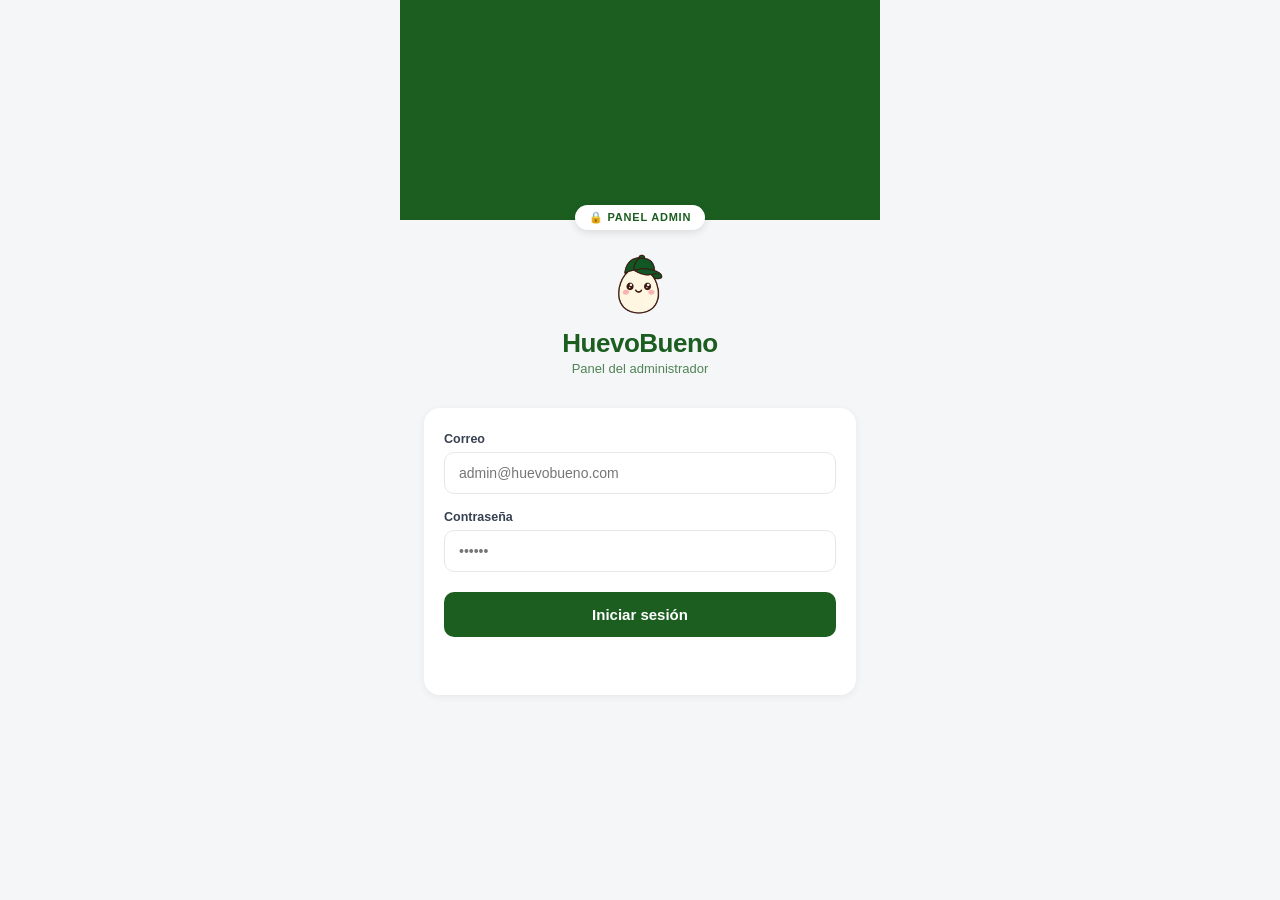
<file: admin/index.html>
<!DOCTYPE html>
<html lang="es">
<head>
  <meta charset="UTF-8">
  <meta name="viewport" content="width=device-width, initial-scale=1.0, maximum-scale=1.0, user-scalable=no">
  <meta name="theme-color" content="#1B5E20">
  <meta name="apple-mobile-web-app-capable" content="yes">
  <meta name="apple-mobile-web-app-status-bar-style" content="default">
  <meta name="apple-mobile-web-app-title" content="Admin">
  <title>HuevoBueno · Admin</title>

  <link rel="icon" type="image/png" sizes="32x32" href="img/favicon-32x32.png">
  <link rel="icon" type="image/png" sizes="16x16" href="img/favicon-16x16.png">
  <link rel="apple-touch-icon" sizes="180x180" href="img/apple-touch-icon.png">
  <link rel="manifest" href="site.webmanifest">

  <link rel="stylesheet" href="css/estilos.css">
</head>
<body class="modo-admin">

  <!-- LOGIN -->
  <main id="pantalla-login" class="pantalla-login">
    <div class="login-badge">🔒 Panel Admin</div>
    <div class="login-logo">
      <img src="img/logo.png" alt="HuevoBueno">
    </div>
    <h1 class="login-titulo">HuevoBueno</h1>
    <p class="login-subtitulo">Panel del administrador</p>

    <form id="form-login" class="login-form">
      <label class="campo">
        <span>Correo</span>
        <input type="email" id="input-correo" required autocomplete="email" placeholder="admin@huevobueno.com">
      </label>
      <label class="campo">
        <span>Contraseña</span>
        <input type="password" id="input-password" required autocomplete="current-password" placeholder="••••••">
      </label>
      <button type="submit" id="btn-ingresar" class="btn-primario">Iniciar sesión</button>
      <p id="mensaje-error" class="login-error"></p>
    </form>
  </main>

  <!-- APP -->
  <div id="app-principal" class="app-principal hidden">

    <!-- HEADER -->
    <header class="header">
      <div class="header-izq">
        <div class="logo-huevo">
          <img src="img/logo.png" alt="HuevoBueno">
        </div>
        <div class="header-textos">
          <h1 id="header-titulo">Dashboard</h1>
          <p id="header-subtitulo">Resumen de tu negocio</p>
        </div>
      </div>
      <div class="header-acciones">
        <button id="btn-refrescar" class="btn-con-texto" aria-label="Actualizar">
          <svg viewBox="0 0 24 24" fill="none" stroke="currentColor" stroke-width="2.2" stroke-linecap="round" stroke-linejoin="round">
            <polyline points="23 4 23 10 17 10"/>
            <path d="M20.49 15a9 9 0 1 1-2.12-9.36L23 10"/>
          </svg>
          <span>Actualizar</span>
        </button>
        <div class="menu-wrapper">
          <button id="btn-menu" class="btn-icono btn-verde" aria-label="Menú">
            <svg viewBox="0 0 24 24" fill="none" stroke="currentColor" stroke-width="2.2" stroke-linecap="round" stroke-linejoin="round">
              <line x1="3" y1="6" x2="21" y2="6"/>
              <line x1="3" y1="12" x2="21" y2="12"/>
              <line x1="3" y1="18" x2="21" y2="18"/>
            </svg>
          </button>
          <div id="menu-dropdown" class="menu-dropdown hidden">
            <button class="menu-item" data-menu="compras-emprendedor">
              <svg viewBox="0 0 24 24" fill="none" stroke="currentColor" stroke-width="2" stroke-linecap="round" stroke-linejoin="round">
                <circle cx="9" cy="21" r="1"/><circle cx="20" cy="21" r="1"/>
                <path d="M1 1h4l2.68 13.39a2 2 0 0 0 2 1.61h9.72a2 2 0 0 0 2-1.61L23 6H6"/>
              </svg>
              <span>Compras emprendedor</span>
            </button>
            <button class="menu-item" data-menu="compras-granja">
              <svg viewBox="0 0 24 24" fill="none" stroke="currentColor" stroke-width="2" stroke-linecap="round" stroke-linejoin="round">
                <path d="M3 21h18"/>
                <path d="M5 21V7l8-4v18"/>
                <path d="M19 21V11l-6-4"/>
              </svg>
              <span>Compras a granja</span>
            </button>
            <button class="menu-item" data-menu="gastos">
              <svg viewBox="0 0 24 24" fill="none" stroke="currentColor" stroke-width="2" stroke-linecap="round" stroke-linejoin="round">
                <rect x="2" y="7" width="20" height="14" rx="2"/>
                <path d="M16 21V5a2 2 0 0 0-2-2h-4a2 2 0 0 0-2 2v16"/>
              </svg>
              <span>Gastos</span>
            </button>
            <button class="menu-item" data-menu="ganancias">
              <svg viewBox="0 0 24 24" fill="none" stroke="currentColor" stroke-width="2" stroke-linecap="round" stroke-linejoin="round">
                <line x1="12" y1="1" x2="12" y2="23"/>
                <path d="M17 5H9.5a3.5 3.5 0 0 0 0 7h5a3.5 3.5 0 0 1 0 7H6"/>
              </svg>
              <span>Ganancias</span>
            </button>
            <button class="menu-item" data-menu="rendimiento">
              <svg viewBox="0 0 24 24" fill="none" stroke="currentColor" stroke-width="2" stroke-linecap="round" stroke-linejoin="round">
                <line x1="18" y1="20" x2="18" y2="10"/>
                <line x1="12" y1="20" x2="12" y2="4"/>
                <line x1="6" y1="20" x2="6" y2="14"/>
              </svg>
              <span>Rendimiento</span>
            </button>
            <button class="menu-item" data-menu="historial">
              <svg viewBox="0 0 24 24" fill="none" stroke="currentColor" stroke-width="2" stroke-linecap="round" stroke-linejoin="round">
                <path d="M3 3v5h5"/>
                <path d="M3.05 13A9 9 0 1 0 6 5.3L3 8"/>
                <polyline points="12 7 12 12 15 15"/>
              </svg>
              <span>Historial de pedidos</span>
            </button>
            <button class="menu-item menu-item-peligro" data-menu="cerrar-sesion">
              <svg viewBox="0 0 24 24" fill="none" stroke="currentColor" stroke-width="2" stroke-linecap="round" stroke-linejoin="round">
                <path d="M9 21H5a2 2 0 0 1-2-2V5a2 2 0 0 1 2-2h4"/>
                <polyline points="16 17 21 12 16 7"/>
                <line x1="21" y1="12" x2="9" y2="12"/>
              </svg>
              <span>Cerrar sesión</span>
            </button>
          </div>
        </div>
      </div>
    </header>

    <!-- PANTALLA: DASHBOARD -->
    <section id="pantalla-dashboard" class="pantalla">
      <div class="contenido">
        <div class="chips" id="chips-dashboard">
          <button class="chip activo" data-periodo="hoy">Hoy</button>
          <button class="chip" data-periodo="semana">Esta semana</button>
          <button class="chip" data-periodo="mes">Este mes</button>
        </div>

        <div id="dashboard-contenido">
          <p class="cargando">Cargando...</p>
        </div>
      </div>
    </section>

    <!-- PANTALLA: REPARTIDORES -->
    <section id="pantalla-repartidores" class="pantalla hidden">
      <div class="contenido">
        <div id="repartidores-contenido">
          <p class="cargando">Cargando...</p>
        </div>
      </div>
    </section>

    <!-- PANTALLA: DETALLE EMPRENDEDOR -->
    <section id="pantalla-detalle-repartidor" class="pantalla hidden">
      <div class="contenido">
        <button class="btn-volver-config" id="btn-volver-detalle">← Volver</button>
        <div id="detalle-contenido">
          <p class="cargando">Cargando...</p>
        </div>
      </div>
    </section>

    <!-- PANTALLA: CONFIG -->
    <section id="pantalla-config" class="pantalla hidden">
      <div class="contenido">

        <div id="config-menu">
          <div class="config-opciones">
            <button class="config-opcion" data-config="nuevo-repartidor">
              <svg viewBox="0 0 24 24" fill="none" stroke="currentColor" stroke-width="2" stroke-linecap="round" stroke-linejoin="round">
                <circle cx="9" cy="8" r="3"/>
                <path d="M3 20c0-3 3-5 6-5s6 2 6 5"/>
                <line x1="19" y1="8" x2="19" y2="14"/>
                <line x1="16" y1="11" x2="22" y2="11"/>
              </svg>
              <div>
                <div class="config-opcion-titulo">Nuevo repartidor</div>
                <div class="config-opcion-sub">Registrar emprendedor y asignar colonias</div>
              </div>
            </button>

            <button class="config-opcion" data-config="ciudades">
              <svg viewBox="0 0 24 24" fill="none" stroke="currentColor" stroke-width="2" stroke-linecap="round" stroke-linejoin="round">
                <path d="M3 21h18"/>
                <path d="M5 21V7l8-4v18"/>
                <path d="M19 21V11l-6-4"/>
              </svg>
              <div>
                <div class="config-opcion-titulo">Ciudades registradas</div>
                <div class="config-opcion-sub">Colonias agrupadas por ciudad</div>
              </div>
            </button>
          </div>
        </div>

        <!-- Vista: Nuevo repartidor -->
        <div id="config-nuevo-repartidor" class="hidden">
          <button class="btn-volver-config" id="btn-volver-config-1">← Volver</button>

          <h3 class="config-titulo">Nuevo repartidor</h3>
          <p class="config-sub">Selecciona la ciudad, completa datos y elige colonias.</p>

          <form id="form-nuevo-repartidor" class="config-form">
            <label class="campo">
              <span>Ciudad *</span>
              <select id="rep-ciudad" required>
                <option value="">Cargando ciudades...</option>
              </select>
            </label>

            <div id="rep-campos-personales" class="hidden">
              <label class="campo">
                <span>Nombre completo *</span>
                <input type="text" id="rep-nombre" required placeholder="Ej. Juan Pérez">
              </label>

              <label class="campo">
                <span>Correo electrónico *</span>
                <input type="email" id="rep-correo" required placeholder="juan@correo.com">
              </label>

              <label class="campo">
                <span>Contraseña *</span>
                <input type="text" id="rep-password" required placeholder="Al menos 6 caracteres">
              </label>

              <label class="campo">
                <span>WhatsApp *</span>
                <input type="tel" id="rep-whatsapp" required placeholder="523325110628">
              </label>
            </div>

            <div id="rep-ciudad-libre" class="hidden">
              <label class="campo">
                <span>¿Cuál es tu ciudad? *</span>
                <input type="text" id="rep-ciudad-otro" placeholder="Ej. Tlaquepaque">
              </label>
            </div>

            <div id="rep-seccion-colonias" class="hidden">
              <div class="config-seccion-titulo">Colonias asignadas</div>
              <p class="config-seccion-sub" id="rep-colonias-sub">Selecciona las colonias.</p>

              <div id="lista-checkbox-colonias" class="lista-checkbox">
                <p class="vacio" style="padding:16px;text-align:center;font-size:12px;">Cargando colonias...</p>
              </div>

              <button type="button" id="btn-abrir-modal-colonia" class="btn-secundario-config">
                + Agregar colonia nueva
              </button>
            </div>

            <div id="rep-mensaje-sin-colonias" class="hidden">
              <div class="info-box">
                <div class="info-box-icono" id="rep-info-icono">📭</div>
                <p class="info-box-titulo" id="rep-info-titulo">Aún no repartimos en esta ciudad</p>
                <p class="info-box-texto" id="rep-info-texto">Registra los datos del interesado y le avisaremos cuando abramos ruta.</p>
              </div>

              <label class="campo">
                <span>¿Cuál es tu colonia? (opcional)</span>
                <input type="text" id="rep-colonia-espera" placeholder="Ej. Centro">
              </label>
            </div>

            <button type="submit" id="btn-accion-repartidor" class="btn-primario disabled">
              Completa los datos
            </button>
            <p id="msg-nuevo-repartidor" class="login-error"></p>
          </form>
        </div>

        <!-- Vista: Ciudades -->
        <div id="config-ciudades" class="hidden">
          <button class="btn-volver-config" id="btn-volver-config-2">← Volver</button>

          <div class="config-ciudades-header">
            <div>
              <h3 class="config-titulo">Ciudades registradas</h3>
              <p class="config-sub" id="ciudades-count">—</p>
            </div>
            <button id="btn-registrar-ciudad" class="btn-registrar-ciudad">
              <svg viewBox="0 0 24 24" fill="none" stroke="currentColor" stroke-width="2.2" stroke-linecap="round" stroke-linejoin="round">
                <line x1="12" y1="5" x2="12" y2="19"/>
                <line x1="5" y1="12" x2="19" y2="12"/>
              </svg>
              <span>Registrar ciudad</span>
            </button>
          </div>

          <div class="chips" id="chips-ciudades"></div>

          <div id="lista-colonias" class="lista-colonias" style="margin-top:14px;">
            <p class="cargando">Cargando colonias...</p>
          </div>
        </div>

      </div>
    </section>

    <!-- PANTALLA: COMPRAS EMPRENDEDOR -->
    <section id="pantalla-compras-emprendedor" class="pantalla hidden">
      <div class="contenido">
        <button class="btn-volver-config" id="btn-volver-compras-emprendedor">← Volver</button>
        <h3 class="config-titulo">Compras emprendedor</h3>
        <p class="config-sub">Registra la compra de cajas que hizo un emprendedor</p>

        <form id="form-compra-emprendedor" class="config-form">
          <label class="campo">
            <span>Fecha *</span>
            <input type="date" id="ce-fecha" required>
          </label>

          <label class="campo">
            <span>Emprendedor *</span>
            <select id="ce-emprendedor" required>
              <option value="">Cargando...</option>
            </select>
          </label>

          <div class="config-doble">
            <label class="campo">
              <span>Cajas blancas</span>
              <input type="number" id="ce-cajas-blancas" min="0" value="0">
            </label>
            <label class="campo">
              <span>Cajas rojas</span>
              <input type="number" id="ce-cajas-rojas" min="0" value="0">
            </label>
          </div>

          <div class="config-doble">
            <label class="campo">
              <span>$ Precio blanco</span>
              <input type="number" id="ce-precio-blanco" min="0" value="0">
            </label>
            <label class="campo">
              <span>$ Precio rojo</span>
              <input type="number" id="ce-precio-rojo" min="0" value="0">
            </label>
          </div>

          <label class="campo">
            <span>Monto pagado</span>
            <input type="number" id="ce-monto-pagado" min="0" value="0">
          </label>

          <div class="cierre-resumen">
            <div class="cierre-resumen-fila">
              <span class="label">Total</span>
              <span class="valor" id="ce-total">$0</span>
            </div>
            <div class="cierre-resumen-fila">
              <span class="label">Saldo pendiente</span>
              <span class="valor" id="ce-saldo">$0</span>
            </div>
          </div>

          <label class="campo">
            <span>Notas (opcional)</span>
            <textarea id="ce-notas" rows="2" placeholder="Ej. compra de la mañana"></textarea>
          </label>

          <button type="submit" id="btn-guardar-compra-emprendedor" class="btn-primario">Guardar compra</button>
          <p id="msg-compra-emprendedor" class="login-error"></p>
        </form>

        <div class="config-seccion-titulo" style="margin-top:22px;">Últimas compras</div>
        <div id="lista-compras-emprendedor" class="lista-compras">
          <p class="cargando">Cargando compras...</p>
        </div>
      </div>
    </section>

    <!-- PANTALLA: COMPRAS GRANJA -->
    <section id="pantalla-compras-granja" class="pantalla hidden">
      <div class="contenido">
        <button class="btn-volver-config" id="btn-volver-compras-granja">← Volver</button>
        <h3 class="config-titulo">Compras a granja</h3>
        <p class="config-sub">Registra lo que le compraste a la granja</p>

        <form id="form-compra-granja" class="config-form">
          <label class="campo">
            <span>Fecha *</span>
            <input type="date" id="cg-fecha" required>
          </label>

          <label class="campo">
            <span>Proveedor *</span>
            <input type="text" id="cg-proveedor" required placeholder="Ej. Granja X">
          </label>

          <div class="config-doble">
            <label class="campo">
              <span>Cajas blancas</span>
              <input type="number" id="cg-cajas-blancas" min="0" value="0">
            </label>
            <label class="campo">
              <span>Cajas rojas</span>
              <input type="number" id="cg-cajas-rojas" min="0" value="0">
            </label>
          </div>

          <div class="config-doble">
            <label class="campo">
              <span>$ Precio compra blanco</span>
              <input type="number" id="cg-precio-blanco" min="0" value="0">
            </label>
            <label class="campo">
              <span>$ Precio compra rojo</span>
              <input type="number" id="cg-precio-rojo" min="0" value="0">
            </label>
          </div>

          <label class="campo">
            <span>Monto pagado</span>
            <input type="number" id="cg-monto-pagado" min="0" value="0">
          </label>

          <div class="cierre-resumen">
            <div class="cierre-resumen-fila">
              <span class="label">Total</span>
              <span class="valor" id="cg-total">$0</span>
            </div>
            <div class="cierre-resumen-fila">
              <span class="label">Saldo pendiente</span>
              <span class="valor" id="cg-saldo">$0</span>
            </div>
          </div>

          <label class="campo">
            <span>Notas (opcional)</span>
            <textarea id="cg-notas" rows="2" placeholder="Ej. compra semanal"></textarea>
          </label>

          <button type="submit" id="btn-guardar-compra-granja" class="btn-primario">Guardar compra</button>
          <p id="msg-compra-granja" class="login-error"></p>
        </form>

        <div class="config-seccion-titulo" style="margin-top:22px;">Últimas compras</div>
        <div id="lista-compras-granja" class="lista-compras">
          <p class="cargando">Cargando compras...</p>
        </div>
      </div>
    </section>

    <!-- PANTALLA: GASTOS -->
    <section id="pantalla-gastos" class="pantalla hidden">
      <div class="contenido">
        <button class="btn-volver-config" id="btn-volver-gastos">← Volver</button>
        <h3 class="config-titulo">Gastos</h3>
        <p class="config-sub">Registra los gastos operativos (gasolina, refacciones, etc.)</p>

        <form id="form-gasto" class="config-form">
          <label class="campo">
            <span>Fecha *</span>
            <input type="date" id="g-fecha" required>
          </label>

          <label class="campo">
            <span>Categoría *</span>
            <input type="text" id="g-categoria" required placeholder="Ej. Gasolina">
          </label>

          <label class="campo">
            <span>Concepto</span>
            <input type="text" id="g-concepto" placeholder="Ej. Carga camioneta">
          </label>

          <label class="campo">
            <span>Monto *</span>
            <input type="number" id="g-monto" required min="1" placeholder="0">
          </label>

          <label class="campo">
            <span>Notas (opcional)</span>
            <textarea id="g-notas" rows="2" placeholder="Ej. ruta Sayula"></textarea>
          </label>

          <button type="submit" id="btn-guardar-gasto" class="btn-primario">Guardar gasto</button>
          <p id="msg-gasto" class="login-error"></p>
        </form>

        <div class="config-seccion-titulo" style="margin-top:22px;">Últimos gastos</div>
        <div id="lista-gastos" class="lista-compras">
          <p class="cargando">Cargando gastos...</p>
        </div>
      </div>
    </section>

    <!-- PANTALLA: GANANCIAS -->
    <section id="pantalla-ganancias" class="pantalla hidden">
      <div class="contenido">
        <button class="btn-volver-config" id="btn-volver-ganancias">← Volver</button>
        <h3 class="config-titulo">Ganancias</h3>
        <p class="config-sub">Tu resumen y actividad reciente</p>

        <div class="chips" id="chips-ganancias">
          <button class="chip activo" data-periodo="hoy">Hoy</button>
          <button class="chip" data-periodo="semana">Esta semana</button>
          <button class="chip" data-periodo="mes">Este mes</button>
        </div>

        <div id="ganancias-resumen">
          <p class="cargando">Cargando...</p>
        </div>

        <div class="config-seccion-titulo" style="margin-top:14px;">Actividad reciente</div>
        <div id="ganancias-feed" class="lista-feed">
          <p class="cargando">Cargando actividad...</p>
        </div>
      </div>
    </section>

    <!-- PANTALLA: RENDIMIENTO -->
    <section id="pantalla-rendimiento" class="pantalla hidden">
      <div class="contenido">
        <button class="btn-volver-config" id="btn-volver-rendimiento">← Volver</button>
        <h3 class="config-titulo">Rendimiento</h3>
        <p class="config-sub">Monitorea el desempeño de tus emprendedores</p>

        <div class="chips" id="chips-rendimiento-emprendedor">
          <button class="chip activo" data-correo="">Todos</button>
        </div>

        <div class="chips" id="chips-rendimiento-periodo">
          <button class="chip" data-periodo="semana">Esta semana</button>
          <button class="chip activo" data-periodo="mes">Este mes</button>
          <button class="chip" data-periodo="mes_anterior">Mes anterior</button>
          <button class="chip" data-periodo="todos">Todos</button>
        </div>

        <div id="rendimiento-contenido">
          <p class="cargando">Cargando rendimiento...</p>
        </div>
      </div>
    </section>

    <!-- PANTALLA: HISTORIAL DE PEDIDOS -->
    <section id="pantalla-historial" class="pantalla hidden">
      <div class="contenido">
        <button class="btn-volver-config" id="btn-volver-historial">← Volver</button>
        <h3 class="config-titulo">Historial de pedidos</h3>
        <p class="config-sub">Pedidos entregados por tus emprendedores</p>

        <div class="chips" id="chips-historial-emprendedor">
          <button class="chip activo" data-correo="">Todos</button>
        </div>

        <div class="chips" id="chips-historial-periodo">
          <button class="chip activo" data-periodo="semana">Esta semana</button>
          <button class="chip" data-periodo="mes">Este mes</button>
          <button class="chip" data-periodo="todos">Todos</button>
        </div>

        <div id="historial-contenido">
          <p class="cargando">Cargando historial...</p>
        </div>
      </div>
    </section>

    <!-- FOOTER -->
    <nav class="footer-nav">
      <button class="footer-btn activo" data-nav="dashboard">
        <svg viewBox="0 0 24 24" fill="none" stroke="currentColor" stroke-width="2" stroke-linecap="round" stroke-linejoin="round">
          <rect x="3" y="3" width="7" height="9"/>
          <rect x="14" y="3" width="7" height="5"/>
          <rect x="14" y="12" width="7" height="9"/>
          <rect x="3" y="16" width="7" height="5"/>
        </svg>
        <span>Dashboard</span>
      </button>
      <button class="footer-btn" data-nav="repartidores">
        <svg viewBox="0 0 24 24" fill="none" stroke="currentColor" stroke-width="2" stroke-linecap="round" stroke-linejoin="round">
          <circle cx="9" cy="8" r="3"/>
          <circle cx="17" cy="9" r="2"/>
          <path d="M3 20c0-3 3-5 6-5s6 2 6 5"/>
          <path d="M17 20c0-2 1-3 2.5-3.5"/>
        </svg>
        <span>Repartidores</span>
      </button>
      <button class="footer-btn" data-nav="config">
        <svg viewBox="0 0 24 24" fill="none" stroke="currentColor" stroke-width="2" stroke-linecap="round" stroke-linejoin="round">
          <circle cx="12" cy="12" r="3"/>
          <path d="M19.4 15a1.65 1.65 0 0 0 .33 1.82l.06.06a2 2 0 0 1-2.83 2.83l-.06-.06a1.65 1.65 0 0 0-1.82-.33 1.65 1.65 0 0 0-1 1.51V21a2 2 0 0 1-4 0v-.09a1.65 1.65 0 0 0-1-1.51 1.65 1.65 0 0 0-1.82.33l-.06.06a2 2 0 0 1-2.83-2.83l.06-.06a1.65 1.65 0 0 0 .33-1.82 1.65 1.65 0 0 0-1.51-1H3a2 2 0 0 1 0-4h.09A1.65 1.65 0 0 0 4.6 9a1.65 1.65 0 0 0-.33-1.82l-.06-.06a2 2 0 0 1 2.83-2.83l.06.06a1.65 1.65 0 0 0 1.82.33H9a1.65 1.65 0 0 0 1-1.51V3a2 2 0 0 1 4 0v.09a1.65 1.65 0 0 0 1 1.51 1.65 1.65 0 0 0 1.82-.33l.06-.06a2 2 0 0 1 2.83 2.83l-.06.06a1.65 1.65 0 0 0-.33 1.82V9a1.65 1.65 0 0 0 1.51 1H21a2 2 0 0 1 0 4h-.09a1.65 1.65 0 0 0-1.51 1z"/>
        </svg>
        <span>Config</span>
      </button>
    </nav>
  </div>

  <!-- MODAL: NUEVA COLONIA -->
  <div id="modal-colonia" class="modal hidden">
    <div class="modal-contenido">
      <button class="modal-cerrar" id="btn-cerrar-modal-colonia" aria-label="Cerrar">×</button>

      <h3 class="config-titulo" id="modal-colonia-titulo">Agregar colonia</h3>
      <p class="config-sub" id="modal-colonia-sub">Completa los datos de la colonia.</p>

      <form id="form-nueva-colonia" class="config-form">
        <label class="campo">
          <span>Ciudad *</span>
          <select id="col-municipio" required>
            <option value="">Cargando...</option>
          </select>
        </label>

        <div id="col-ciudad-libre" class="hidden">
          <label class="campo">
            <span>¿Cuál es la ciudad? *</span>
            <input type="text" id="col-ciudad-otro" placeholder="Ej. Tlaquepaque">
          </label>
        </div>

        <label class="campo">
          <span>Nombre de la colonia *</span>
          <input type="text" id="col-nombre" required placeholder="Ej. Juan Rulfo">
        </label>

        <label class="campo">
          <span>Código postal</span>
          <input type="text" id="col-cp" placeholder="49300">
        </label>

        <label class="campo">
          <span>Día de entrega</span>
          <input type="text" id="col-dia" placeholder="Ej. lunes">
        </label>

        <button type="submit" id="btn-guardar-colonia" class="btn-primario">Guardar colonia</button>
        <p id="msg-nueva-colonia" class="login-error"></p>
      </form>
    </div>
  </div>

  <!-- MODAL: REGISTRAR CIUDAD -->
  <div id="modal-ciudad" class="modal hidden">
    <div class="modal-contenido">
      <button class="modal-cerrar" id="btn-cerrar-modal-ciudad" aria-label="Cerrar">×</button>

      <h3 class="config-titulo">Registrar ciudad</h3>
      <p class="config-sub">Crea una ciudad nueva con su primera colonia.</p>

      <form id="form-nueva-ciudad" class="config-form">
        <label class="campo">
          <span>Municipio *</span>
          <input type="text" id="ci-municipio" required placeholder="Ej. Colima">
        </label>

        <div class="config-doble">
          <label class="campo">
            <span>$ Precio blanco *</span>
            <input type="number" id="ci-precio-blanco" required min="1" value="70">
          </label>
          <label class="campo">
            <span>$ Precio rojo *</span>
            <input type="number" id="ci-precio-rojo" required min="1" value="95">
          </label>
        </div>

        <label class="campo">
          <span>Primera colonia *</span>
          <input type="text" id="ci-colonia" required placeholder="Ej. Centro">
        </label>

        <label class="campo">
          <span>Código postal</span>
          <input type="text" id="ci-cp" placeholder="28000">
        </label>

        <button type="submit" id="btn-guardar-ciudad" class="btn-primario">Guardar ciudad</button>
        <p id="msg-nueva-ciudad" class="login-error"></p>
      </form>
    </div>
  </div>

  <!-- MODAL: EDITAR PRECIOS DE CIUDAD -->
  <div id="modal-precios" class="modal hidden">
    <div class="modal-contenido">
      <button class="modal-cerrar" id="btn-cerrar-modal-precios" aria-label="Cerrar">×</button>

      <h3 class="config-titulo" id="precios-titulo">Editar precios</h3>
      <p class="config-sub" id="precios-sub">Actualiza el precio global de esta ciudad.</p>

      <form id="form-editar-precios" class="config-form">
        <label class="campo">
          <span>$ Precio blanco *</span>
          <input type="number" id="pr-precio-blanco" required min="1">
        </label>
        <label class="campo">
          <span>$ Precio rojo *</span>
          <input type="number" id="pr-precio-rojo" required min="1">
        </label>

        <div class="info-box">
          <p class="info-box-texto">Este cambio se aplica a <strong>todas las colonias</strong> de la ciudad.</p>
        </div>

        <button type="submit" id="btn-guardar-precios" class="btn-primario">Guardar precios</button>
        <p id="msg-editar-precios" class="login-error"></p>
      </form>
    </div>
  </div>

  <!-- MODAL: DETALLE DE FEED -->
  <div id="modal-detalle" class="modal hidden">
    <div class="modal-contenido">
      <button class="modal-cerrar" id="btn-cerrar-modal-detalle" aria-label="Cerrar">×</button>
      <div id="modal-detalle-cuerpo"></div>
    </div>
  </div>

  <script src="js/config.js"></script>
  <script src="js/api.js"></script>
  <script src="js/login.js"></script>
  <script src="js/admin.js"></script>
</body>
</html>
</file>
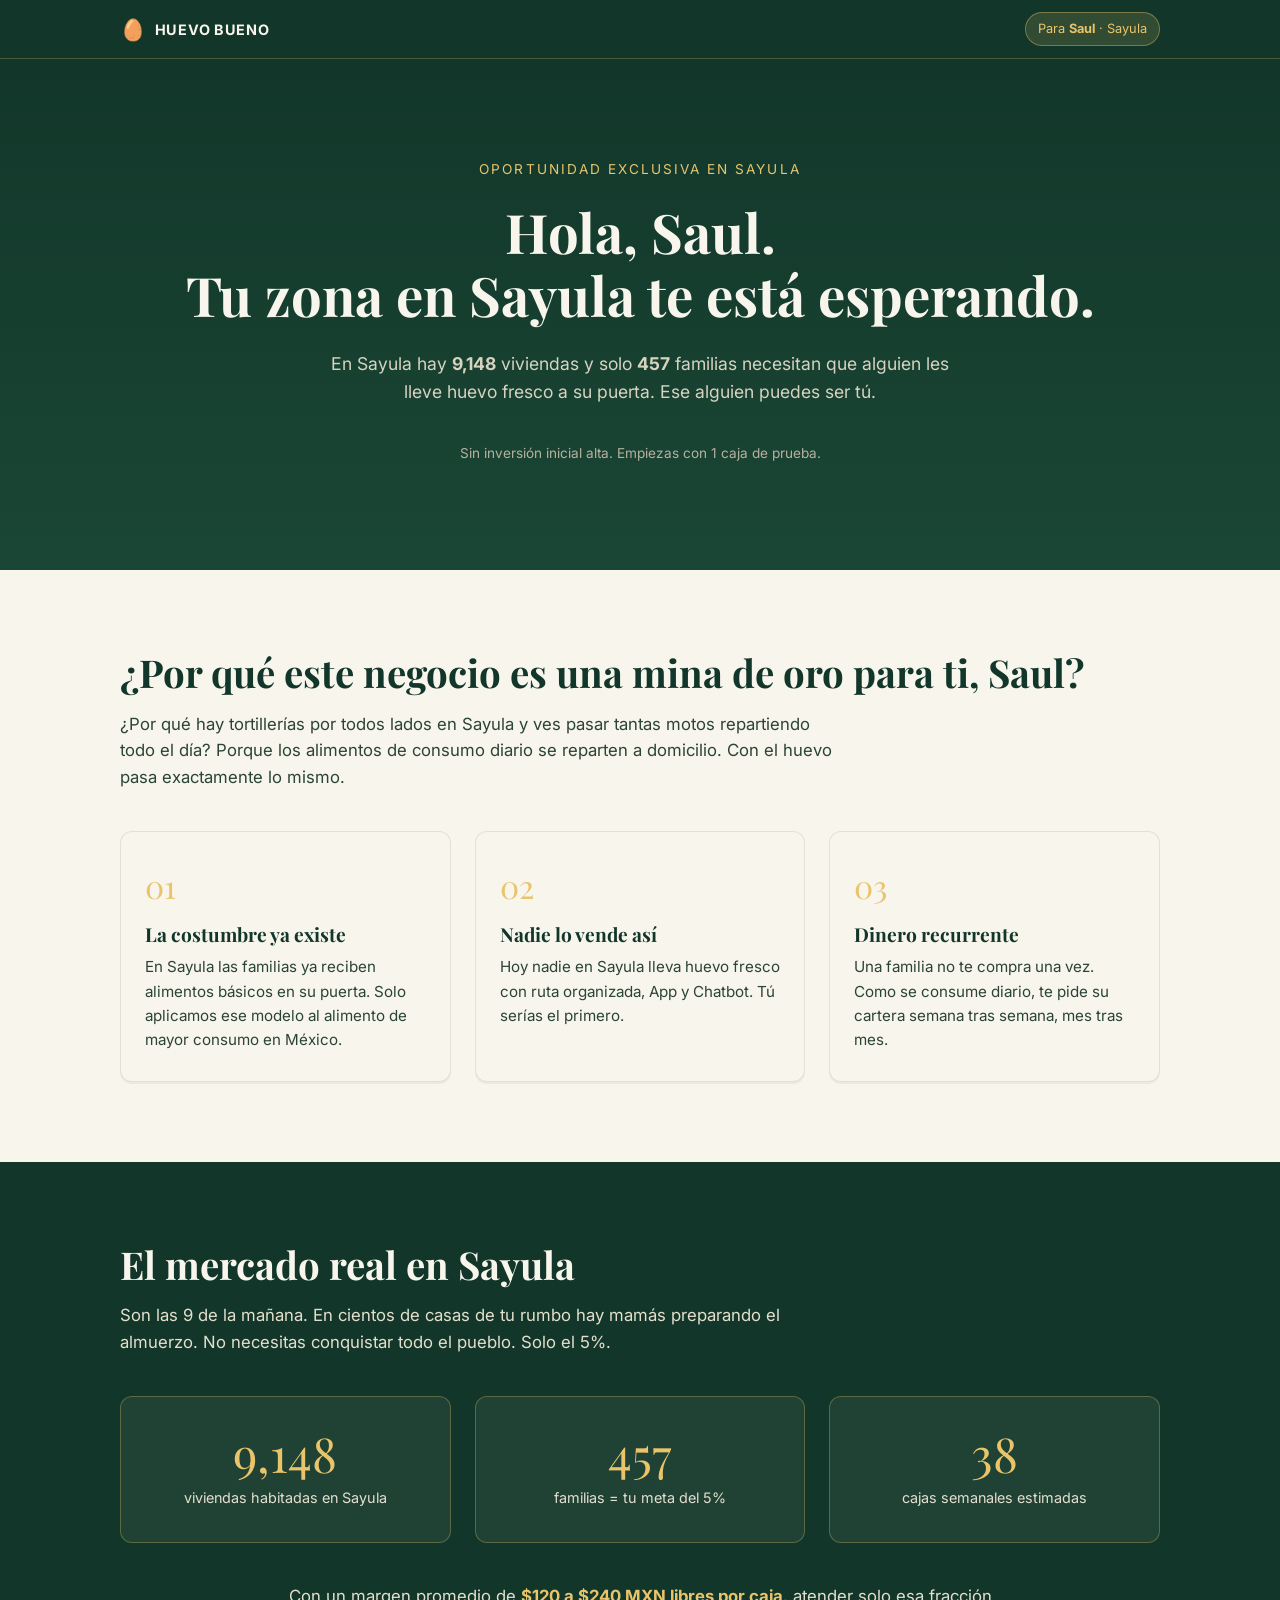
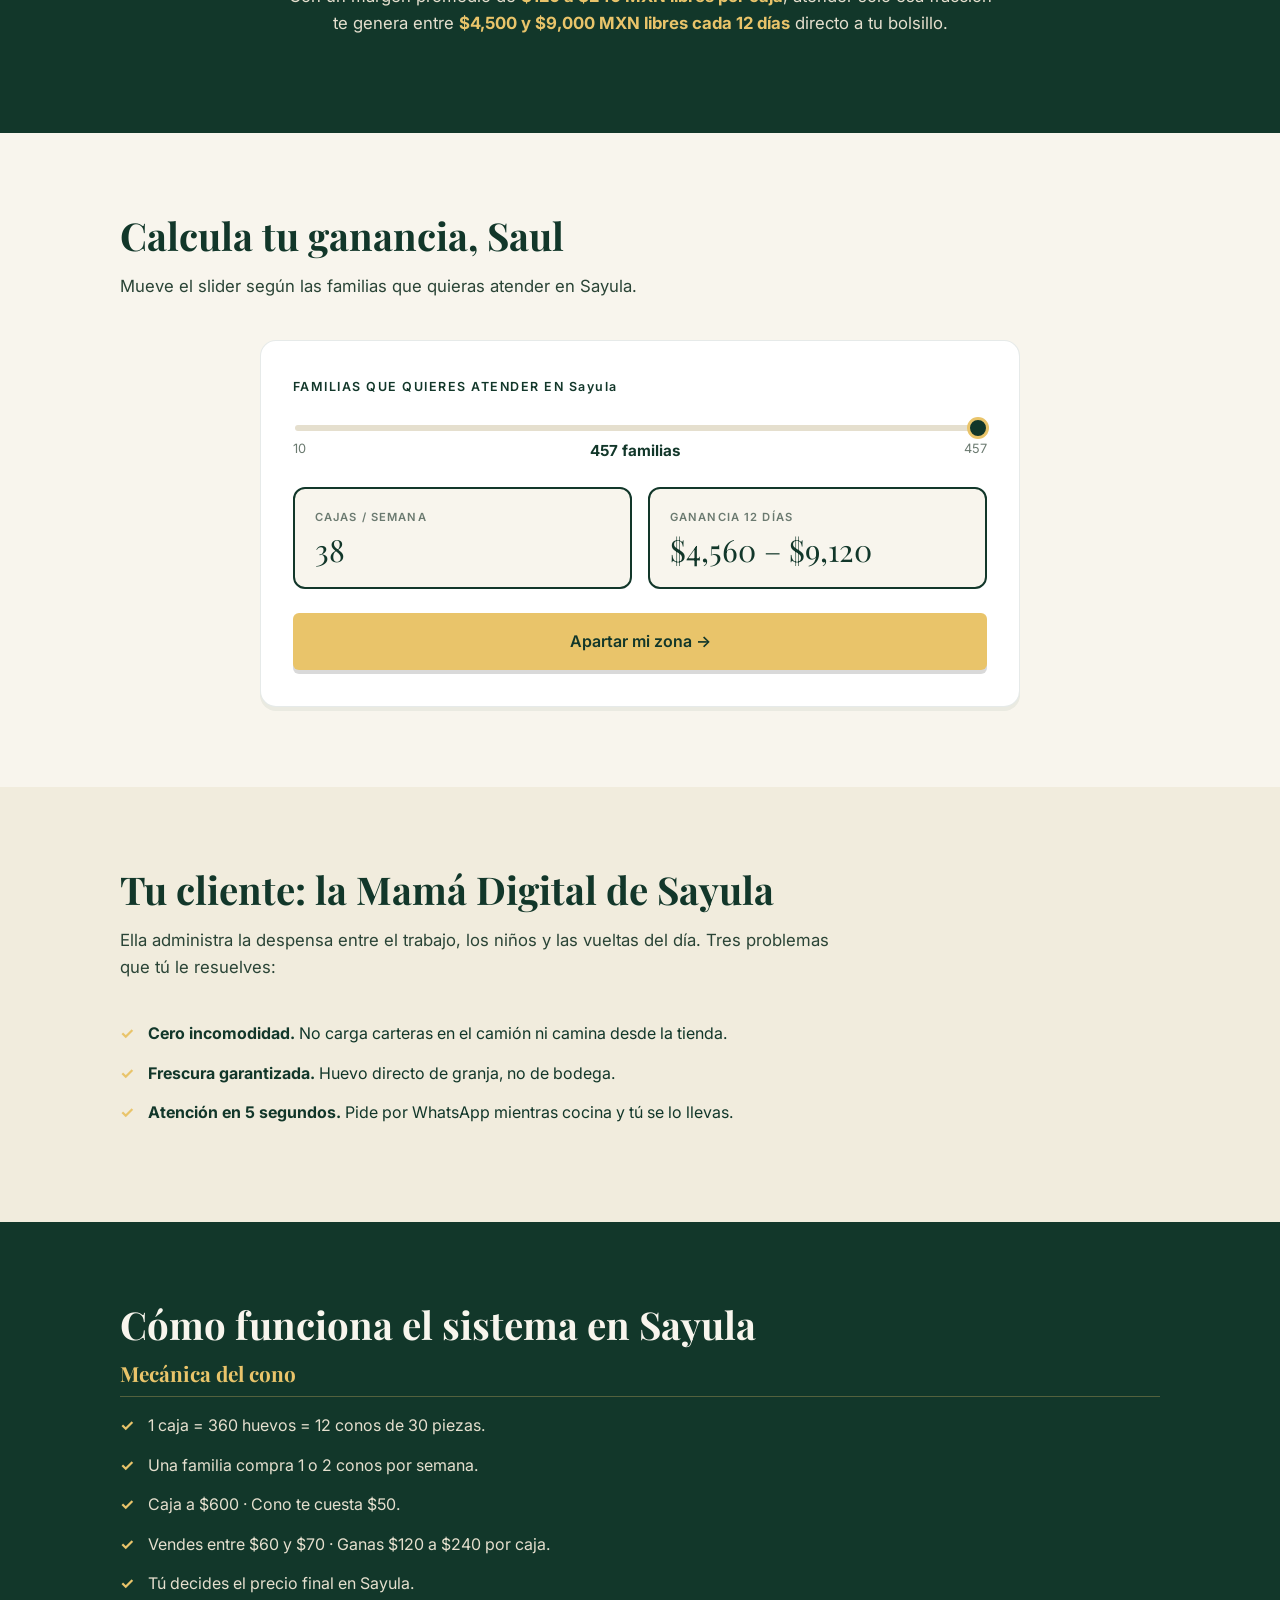
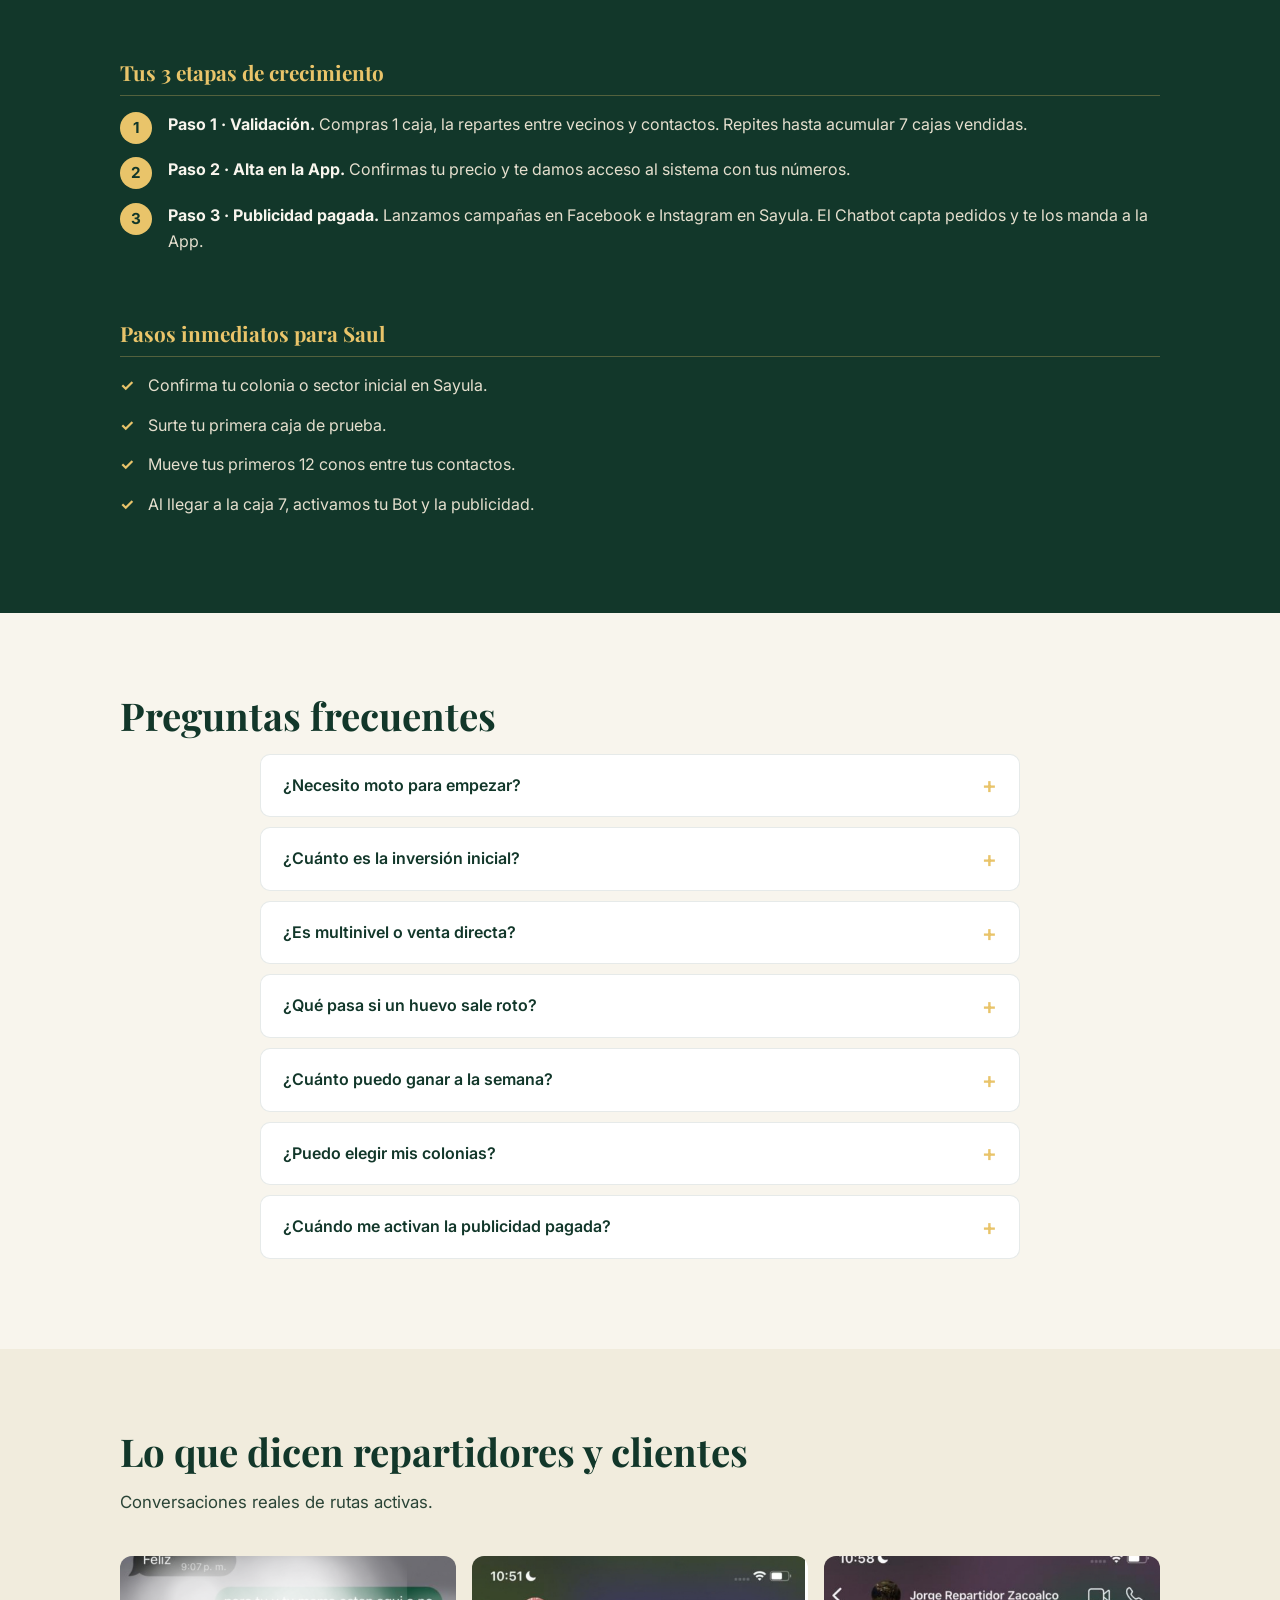
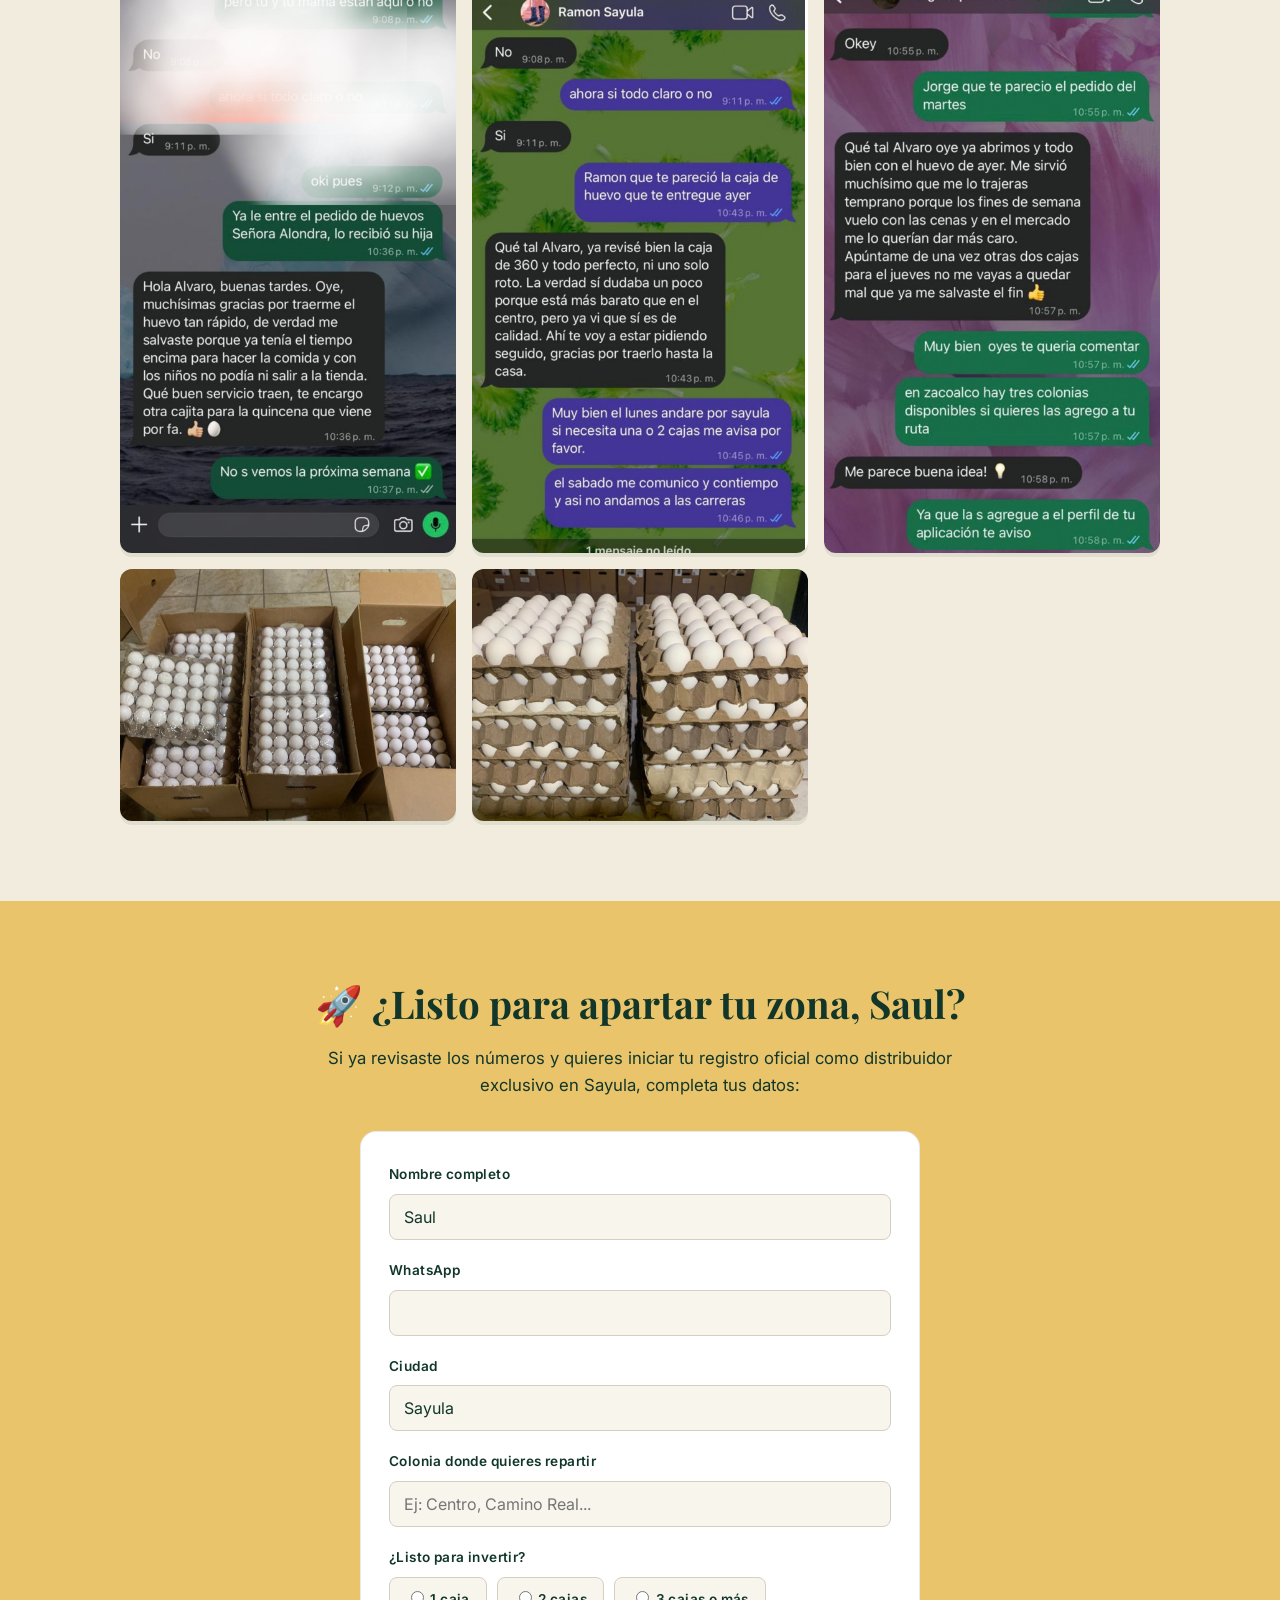
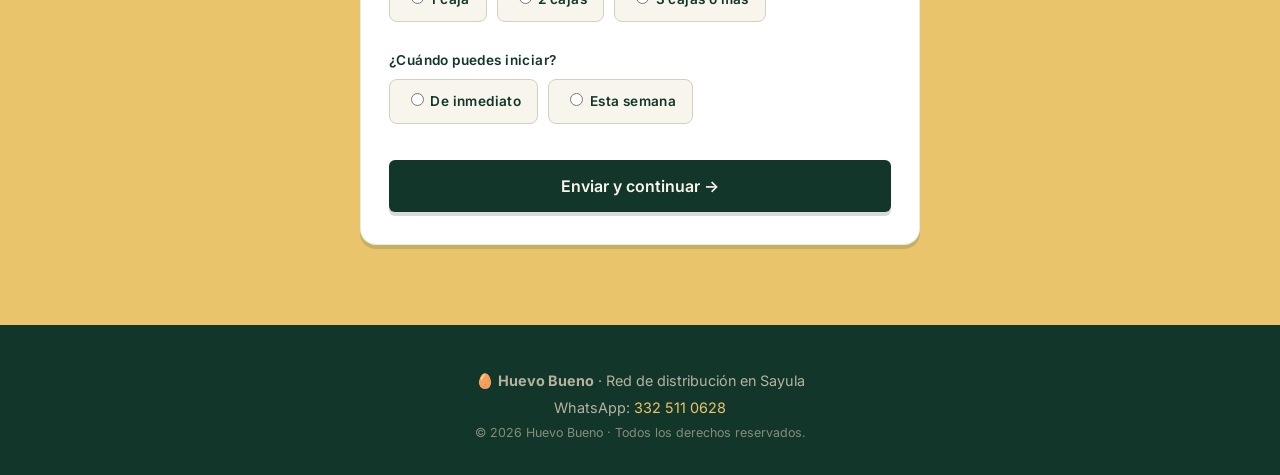
<file: proyecto/index.html>
<!DOCTYPE html>
<html lang="es-MX">
<head>
  <meta charset="UTF-8">
  <meta name="viewport" content="width=device-width, initial-scale=1.0">
  <title>Huevo Bueno · Tu zona te espera</title>
  <meta name="description" content="Oportunidad de negocio con huevo fresco a domicilio. Zona exclusiva, ganancias recurrentes y sistema automatizado.">
  <link rel="preconnect" href="https://fonts.googleapis.com">
  <link rel="preconnect" href="https://fonts.gstatic.com" crossorigin>
  <link href="https://fonts.googleapis.com/css2?family=Playfair+Display:wght@600;700&family=Inter:wght@400;500;600;700&display=swap" rel="stylesheet">
  <link rel="stylesheet" href="styles.css">
</head>
<body>

  <!-- ============ HEADER FIJO ============ -->
  <header class="header">
    <div class="header__inner">
      <div class="header__logo">
        <span class="header__logo-icon">🥚</span>
        <span class="header__logo-text">HUEVO BUENO</span>
      </div>
      <div class="header__badge">
        Para <strong data-field="nombre">Saul</strong> · <span data-field="zona">Sayula</span>
      </div>
    </div>
  </header>

  <main>

    <!-- ============ 1. HERO ============ -->
    <section class="hero" id="hero">
      <div class="container">
        <p class="hero__eyebrow">Oportunidad exclusiva en <span data-field="zona">Sayula</span></p>
        <h1 class="hero__title">
          Hola, <span data-field="nombre">Saul</span>.<br>
          Tu zona en <span data-field="zona">Sayula</span> te está esperando.
        </h1>
        <p class="hero__lead">
          En <span data-field="zona">Sayula</span> hay <strong data-field="viviendas">9,148</strong> viviendas
          y solo <strong data-field="viviendas_5">457</strong> familias necesitan que alguien les lleve
          huevo fresco a su puerta. Ese alguien puedes ser tú.
        </p>
      
        <p class="hero__note">Sin inversión inicial alta. Empiezas con 1 caja de prueba.</p>
      </div>
    </section>

    <!-- ============ 2. MINA DE ORO ============ -->
    <section class="section section--crema" id="mina">
      <div class="container">
        <h2 class="section__title">¿Por qué este negocio es una mina de oro para ti, <span data-field="nombre">Saul</span>?</h2>
        <p class="section__lead">
          ¿Por qué hay tortillerías por todos lados en <span data-field="zona">Sayula</span> y ves pasar tantas
          motos repartiendo todo el día? Porque los alimentos de consumo diario se reparten a domicilio.
          Con el huevo pasa exactamente lo mismo.
        </p>

        <div class="grid grid--3">
          <article class="card">
            <span class="card__num">01</span>
            <h3 class="card__title">La costumbre ya existe</h3>
            <p>En <span data-field="zona">Sayula</span> las familias ya reciben alimentos básicos en su puerta. Solo aplicamos ese modelo al alimento de mayor consumo en México.</p>
          </article>
          <article class="card">
            <span class="card__num">02</span>
            <h3 class="card__title">Nadie lo vende así</h3>
            <p>Hoy nadie en <span data-field="zona">Sayula</span> lleva huevo fresco con ruta organizada, App y Chatbot. Tú serías el primero.</p>
          </article>
          <article class="card">
            <span class="card__num">03</span>
            <h3 class="card__title">Dinero recurrente</h3>
            <p>Una familia no te compra una vez. Como se consume diario, te pide su cartera semana tras semana, mes tras mes.</p>
          </article>
        </div>
      </div>
    </section>

    <!-- ============ 3. MERCADO REAL ============ -->
    <section class="section section--verde" id="mercado">
      <div class="container">
        <h2 class="section__title section__title--light">El mercado real en <span data-field="zona">Sayula</span></h2>
        <p class="section__lead section__lead--light">
          Son las 9 de la mañana. En cientos de casas de tu rumbo hay mamás preparando el almuerzo.
          No necesitas conquistar todo el pueblo. Solo el 5%.
        </p>

        <div class="grid grid--3">
          <div class="stat">
            <span class="stat__num" data-field="viviendas">9,148</span>
            <span class="stat__label">viviendas habitadas en <span data-field="zona">Sayula</span></span>
          </div>
          <div class="stat">
            <span class="stat__num" data-field="viviendas_5">457</span>
            <span class="stat__label">familias = tu meta del 5%</span>
          </div>
          <div class="stat">
            <span class="stat__num" data-field="cajas_semanales">38</span>
            <span class="stat__label">cajas semanales estimadas</span>
          </div>
        </div>

        <p class="mercado__nota">
          Con un margen promedio de <strong>$120 a $240 MXN libres por caja</strong>, atender solo esa fracción
          te genera entre <strong>$4,500 y $9,000 MXN libres cada 12 días</strong> directo a tu bolsillo.
        </p>
      </div>
    </section>

      <!-- ============ 4. CALCULADORA ============ -->
    <section class="section section--crema" id="calculadora">
      <div class="container">
        <h2 class="section__title">Calcula tu ganancia, <span data-field="nombre">Saul</span></h2>
        <p class="section__lead">Mueve el slider según las familias que quieras atender en <span data-field="zona">Sayula</span>.</p>

        <div class="calc">
          <label class="calc__label" for="slider-familias">
            FAMILIAS QUE QUIERES ATENDER EN <span data-field="zona">SAYULA</span>
          </label>
          <input type="range" id="slider-familias" class="calc__slider" min="10" max="457" value="457" step="1">
          <div class="calc__marks">
            <span>10</span>
            <span id="slider-value" class="calc__value">457 familias</span>
            <span data-field="viviendas_5">457</span>
          </div>

          <div class="calc__outputs">
            <div class="calc__out">
              <span class="calc__out-label">CAJAS / SEMANA</span>
              <span class="calc__out-num" id="calc-cajas">38</span>
            </div>
            <div class="calc__out">
              <span class="calc__out-label">GANANCIA 12 DÍAS</span>
              <span class="calc__out-num" id="calc-ganancia">$4,560 – $9,120</span>
            </div>
          </div>

          <a class="cta cta--primary calc__cta" data-cta="calculadora" href="#" hidden>
            Apartar mi zona →
          </a>
        </div>
      </div>
    </section>

    <!-- ============ 5. MAMÁ DIGITAL ============ -->
    <section class="section section--crema-alt" id="mama-digital">
      <div class="container">
        <h2 class="section__title">Tu cliente: la Mamá Digital de <span data-field="zona">Sayula</span></h2>
        <p class="section__lead">
          Ella administra la despensa entre el trabajo, los niños y las vueltas del día.
          Tres problemas que tú le resuelves:
        </p>
        <ul class="bullets">
          <li><strong>Cero incomodidad.</strong> No carga carteras en el camión ni camina desde la tienda.</li>
          <li><strong>Frescura garantizada.</strong> Huevo directo de granja, no de bodega.</li>
          <li><strong>Atención en 5 segundos.</strong> Pide por WhatsApp mientras cocina y tú se lo llevas.</li>
        </ul>
      </div>
    </section>

    <!-- ============ 6. MECÁNICA + 3 ETAPAS ============ -->
    <section class="section section--verde" id="mecanica">
      <div class="container">
        <h2 class="section__title section__title--light">Cómo funciona el sistema en <span data-field="zona">Sayula</span></h2>

        <div class="mecanica">
          <div class="mecanica__block">
            <h3 class="mecanica__sub">Mecánica del cono</h3>
            <ul class="bullets bullets--light">
              <li>1 caja = 360 huevos = 12 conos de 30 piezas.</li>
              <li>Una familia compra 1 o 2 conos por semana.</li>
              <li>Caja a $600 · Cono te cuesta $50.</li>
              <li>Vendes entre $60 y $70 · Ganas $120 a $240 por caja.</li>
              <li>Tú decides el precio final en <span data-field="zona">Sayula</span>.</li>
            </ul>
          </div>

          <div class="mecanica__block">
            <h3 class="mecanica__sub">Tus 3 etapas de crecimiento</h3>
            <ol class="steps">
              <li><strong>Paso 1 · Validación.</strong> Compras 1 caja, la repartes entre vecinos y contactos. Repites hasta acumular 7 cajas vendidas.</li>
              <li><strong>Paso 2 · Alta en la App.</strong> Confirmas tu precio y te damos acceso al sistema con tus números.</li>
              <li><strong>Paso 3 · Publicidad pagada.</strong> Lanzamos campañas en Facebook e Instagram en <span data-field="zona">Sayula</span>. El Chatbot capta pedidos y te los manda a la App.</li>
            </ol>
          </div>

          <div class="mecanica__block">
            <h3 class="mecanica__sub">Pasos inmediatos para <span data-field="nombre">Saul</span></h3>
            <ul class="bullets bullets--light">
              <li>Confirma tu colonia o sector inicial en <span data-field="zona">Sayula</span>.</li>
              <li>Surte tu primera caja de prueba.</li>
              <li>Mueve tus primeros 12 conos entre tus contactos.</li>
              <li>Al llegar a la caja 7, activamos tu Bot y la publicidad.</li>
            </ul>
          </div>
        </div>
      </div>
    </section>

    <!-- ============ 7. FAQ ============ -->
    <section class="section section--crema" id="faq">
      <div class="container">
        <h2 class="section__title">Preguntas frecuentes</h2>

        <div class="faq">
          <details class="faq__item" data-faq="moto">
            <summary>¿Necesito moto para empezar?</summary>
            <p>No es obligatorio. Puedes iniciar con bici, a pie en tu colonia, o incluso en auto. Conforme crezca tu ruta, una moto te acelera las entregas, pero no es requisito para arrancar.</p>
          </details>
          <details class="faq__item" data-faq="inversion">
            <summary>¿Cuánto es la inversión inicial?</summary>
            <p>Empiezas comprando 1 caja de prueba (aproximadamente $600 MXN). La repartes, cobras tu ganancia y reinviertes. No pagas cuota, no hay membresía.</p>
          </details>
          <details class="faq__item" data-faq="multinivel">
            <summary>¿Es multinivel o venta directa?</summary>
            <p>Venta directa. Tú compras, tú repartes, tú cobras. No dependes de reclutar a nadie para ganar.</p>
          </details>
          <details class="faq__item" data-faq="roto">
            <summary>¿Qué pasa si un huevo sale roto?</summary>
            <p>Lo repones en el siguiente pedido sin pretextos. Eso genera lealtad inmediata con tus clientes.</p>
          </details>
          <details class="faq__item" data-faq="ganancia">
            <summary>¿Cuánto puedo ganar a la semana?</summary>
            <p>Depende de las familias que atiendas. Con 100 familias son 9 cajas/semana ($1,080 – $2,160 cada 12 días). Con las 457 familias de tu 5% son 38 cajas/semana ($4,500 – $9,000 cada 12 días).</p>
          </details>
          <details class="faq__item" data-faq="colonias">
            <summary>¿Puedo elegir mis colonias?</summary>
            <p>Sí. Tú decides qué colonias de <span data-field="zona">Sayula</span> quieres trabajar. Si alguna ya está ocupada por otro repartidor, te ofrecemos otras disponibles.</p>
          </details>
          <details class="faq__item" data-faq="publicidad">
            <summary>¿Cuándo me activan la publicidad pagada?</summary>
            <p>Al completar tus 7 cajas vendidas por tu cuenta. En ese momento activamos tu Bot y las campañas en Facebook e Instagram dirigidas a <span data-field="zona">Sayula</span>.</p>
          </details>
        </div>
      </div>
    </section>

    
    <!-- ============ 8. PRUEBA SOCIAL ============ -->
    <section class="section section--crema-alt" id="prueba">
      <div class="container">
        <h2 class="section__title">Lo que dicen repartidores y clientes</h2>
        <p class="section__lead">Conversaciones reales de rutas activas.</p>

        <div class="prueba__grid">
          <figure class="prueba__item"><img src="img/Alondra.png" alt="Conversación con cliente satisfecho" loading="lazy"></figure>
          <figure class="prueba__item"><img src="img/Ramon.png" alt="Repartidor pidiendo más producto" loading="lazy"></figure>
          <figure class="prueba__item"><img src="img/Joge.png" alt="Cliente confirmando calidad del producto" loading="lazy"></figure>
          <figure class="prueba__item prueba__item--foto"><img src="img/cajas-huevos.jpg" alt="Cajas de huevo listas para reparto" loading="lazy"></figure>
          <figure class="prueba__item prueba__item--foto"><img src="img/conos-huevos.jpg" alt="Producto empacado en cartón" loading="lazy"></figure>
        </div>
      </div>
    </section>

    
    <!-- ============ 9. CTA FINAL + FORMULARIO ============ -->
    <section class="section section--dorado" id="formulario">
      <div class="container cta-final">
        <div id="bloque-form">
          <h2 class="cta-final__title">
            🚀 ¿Listo para apartar tu zona, <span data-field="nombre">Saul</span>?
          </h2>
          <p class="cta-final__text">
            Si ya revisaste los números y quieres iniciar tu registro oficial como distribuidor
            exclusivo en <span data-field="zona">Sayula</span>, completa tus datos:
          </p>

          <form class="formulario" id="form-calificado" novalidate>
            <div class="form__group">
              <label for="f-nombre">Nombre completo</label>
              <input type="text" id="f-nombre" name="nombre" required>
            </div>

            <div class="form__group">
              <label for="f-whatsapp">WhatsApp</label>
              <input type="tel" id="f-whatsapp" name="whatsapp" required inputmode="numeric">
            </div>

            <div class="form__group">
              <label for="f-ciudad">Ciudad</label>
              <input type="text" id="f-ciudad" name="ciudad" required>
            </div>

            <div class="form__group">
              <label for="f-colonia">Colonia donde quieres repartir</label>
              <input type="text" id="f-colonia" name="colonia" required placeholder="Ej: Centro, Camino Real...">
            </div>

            <div class="form__group">
              <label>¿Listo para invertir?</label>
              <div class="form__options">
                <label class="form__radio"><input type="radio" name="cajas" value="1 caja" required> 1 caja</label>
                <label class="form__radio"><input type="radio" name="cajas" value="2 cajas"> 2 cajas</label>
                <label class="form__radio"><input type="radio" name="cajas" value="3 cajas o más"> 3 cajas o más</label>
              </div>
            </div>

            <div class="form__group">
              <label>¿Cuándo puedes iniciar?</label>
              <div class="form__options">
                <label class="form__radio"><input type="radio" name="cuando" value="De inmediato" required> De inmediato</label>
                <label class="form__radio"><input type="radio" name="cuando" value="Esta semana"> Esta semana</label>
              </div>
            </div>

            <button type="submit" class="cta cta--dark form__submit">Enviar y continuar →</button>
            <p class="form__error" id="form-error" hidden></p>
          </form>
        </div>
      </div>
    </section>

    <!-- ============ GRACIAS ============ -->
    <section class="section section--verde" id="gracias" hidden>
      <div class="container gracias">
        <div class="gracias__check">✅</div>
        <h2 class="gracias__title">¡Gracias, <span data-field="nombre">Saul</span>!</h2>
        <p class="gracias__text">
          Tu zona en <span data-field="zona">Sayula</span> está apartada.<br>
          Elige cómo quieres hablar con nosotros para coordinar tu ruta.
        </p>

        <div class="gracias__botones">
          <a class="cta cta--primary gracias__btn" data-metodo="WhatsApp" href="#">
            💬 Hablar por WhatsApp
          </a>
          <a class="cta cta--primary gracias__btn" data-metodo="Videollamada" href="#">
            📹 Agendar videollamada
          </a>
          <a class="cta cta--primary gracias__btn" data-metodo="Visita" href="#">
            🏠 Agendar visita a domicilio
          </a>
        </div>
      </div>
    </section>

  </main>

  <!-- ============ FOOTER ============ -->
  <footer class="footer">
    <div class="container footer__inner">
      <p>🥚 <strong>Huevo Bueno</strong> · Red de distribución en <span data-field="zona">Sayula</span></p>
      <p>WhatsApp: <a href="https://wa.me/523325110628">332 511 0628</a></p>
      <p class="footer__small">© 2026 Huevo Bueno · Todos los derechos reservados.</p>
    </div>
  </footer>

  

 
  <script src="js/script.js?v=4"></script>
</body>
</html>
</file>
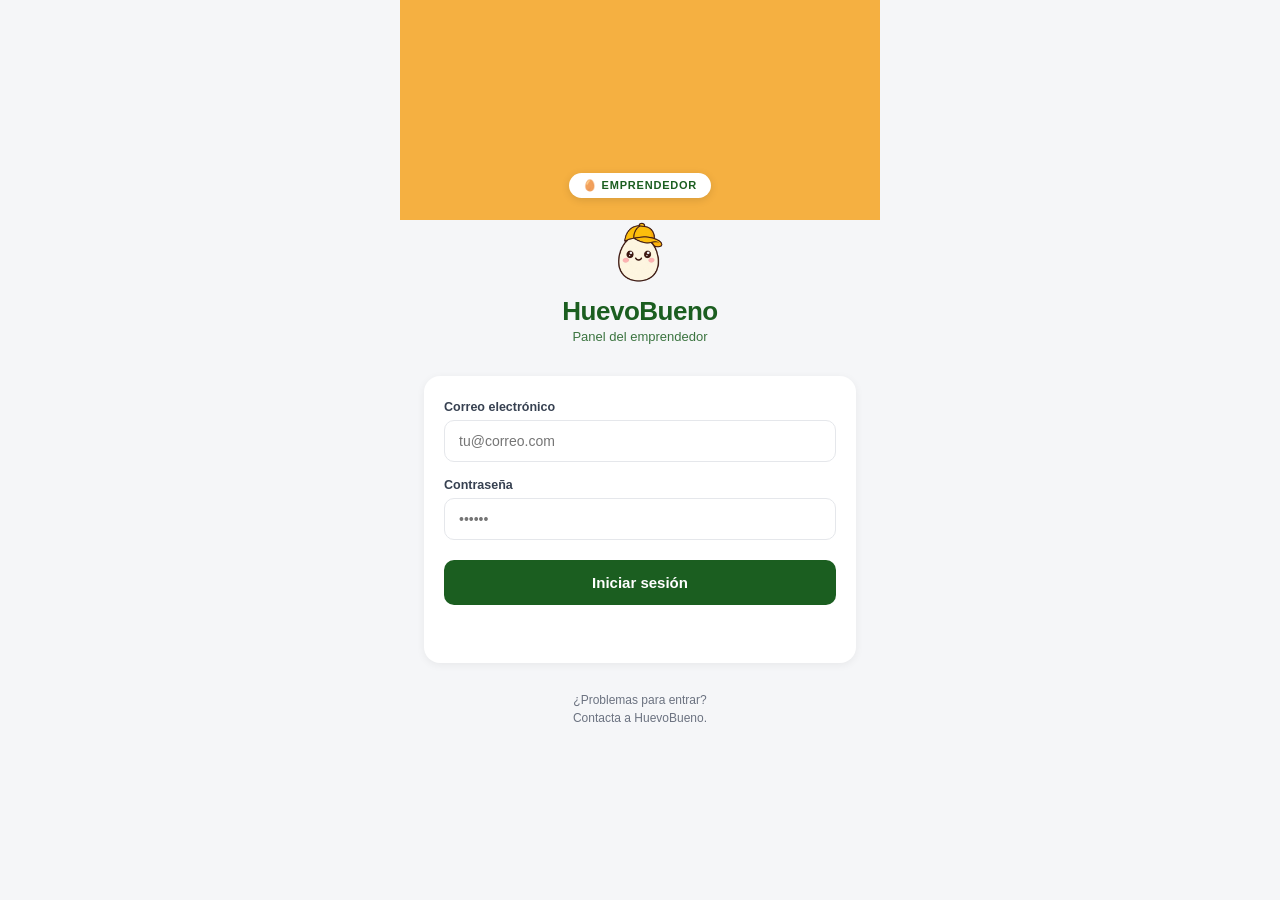
<file: repartidores/index.html>
<!DOCTYPE html>
<html lang="es">
<head>
  <meta charset="UTF-8">
  <meta name="viewport" content="width=device-width, initial-scale=1.0, maximum-scale=1.0, user-scalable=no">
  <meta name="theme-color" content="#F5B041">
  <meta name="apple-mobile-web-app-capable" content="yes">
  <meta name="apple-mobile-web-app-status-bar-style" content="default">
  <meta name="apple-mobile-web-app-title" content="Emprendedor">
  <title>HuevoBueno · Emprendedor</title>

  <link rel="icon" type="image/png" sizes="32x32" href="img/favicon-32x32.png">
  <link rel="icon" type="image/png" sizes="16x16" href="img/favicon-16x16.png">
  <link rel="apple-touch-icon" sizes="180x180" href="img/apple-touch-icon.png">
  <link rel="manifest" href="site.webmanifest">

  <link rel="stylesheet" href="css/estilos.css">
</head>
<body>

  <!-- LOGIN -->
  <main id="pantalla-login" class="pantalla-login">
    <div class="login-badge">🥚 Emprendedor</div>

    <div class="login-logo">
      <img src="img/logo.png" alt="HuevoBueno">
    </div>

    <h1 class="login-titulo">HuevoBueno</h1>
    <p class="login-subtitulo">Panel del emprendedor</p>

    <form id="form-login" class="login-form" autocomplete="on">
      <label class="campo">
        <span>Correo electrónico</span>
        <input type="email" id="input-correo" placeholder="tu@correo.com" required autocomplete="email">
      </label>
      <label class="campo">
        <span>Contraseña</span>
        <input type="password" id="input-password" placeholder="••••••" required autocomplete="current-password">
      </label>
      <button type="submit" id="btn-ingresar" class="btn-primario">Iniciar sesión</button>
      <p id="mensaje-error" class="login-error"></p>
    </form>

    <p class="login-footer">¿Problemas para entrar?<br>Contacta a HuevoBueno.</p>
  </main>

  <!-- APP -->
  <div id="app-principal" class="app-principal hidden">

    <!-- HEADER -->
    <header class="header">
      <div class="header-izq">
        <div class="logo-huevo">
          <img src="img/logo.png" alt="HuevoBueno">
        </div>
        <div class="header-textos">
          <h1 id="header-titulo">Pedidos</h1>
          <p id="header-subtitulo">Llevamos huevos frescos a tu comunidad</p>
        </div>
      </div>
      <div class="header-acciones">
        <button id="btn-refrescar" class="btn-con-texto" aria-label="Actualizar">
          <svg viewBox="0 0 24 24" fill="none" stroke="currentColor" stroke-width="2.2" stroke-linecap="round" stroke-linejoin="round">
            <polyline points="23 4 23 10 17 10"/>
            <path d="M20.49 15a9 9 0 1 1-2.12-9.36L23 10"/>
          </svg>
          <span>Actualizar</span>
        </button>
        <button id="btn-perfil" class="btn-icono btn-verde" aria-label="Perfil">
          <svg viewBox="0 0 24 24" fill="none" stroke="currentColor" stroke-width="2" stroke-linecap="round" stroke-linejoin="round">
            <circle cx="12" cy="8" r="4"/>
            <path d="M4 20c0-4 4-6 8-6s8 2 8 6"/>
          </svg>
        </button>
      </div>
    </header>

    <!-- PANTALLA: PEDIDOS -->
    <section id="pantalla-pedidos" class="pantalla">
      <div class="contenido">
        <p class="saludo" id="saludo-repartidor">Hola 👋</p>

        <div class="resumen-card">
          <div class="resumen-izq">
            <div class="resumen-icono">
              <svg viewBox="0 0 24 24" fill="none" stroke="currentColor" stroke-width="2" stroke-linecap="round" stroke-linejoin="round">
                <rect x="1" y="7" width="14" height="10" rx="1"/>
                <path d="M15 10h4l3 3v4h-7z"/>
                <circle cx="6" cy="19" r="1.5"/>
                <circle cx="18" cy="19" r="1.5"/>
              </svg>
            </div>
            <div class="resumen-textos">
              <p class="resumen-titulo" id="resumen-titulo">Cargando pedidos...</p>
              <p class="resumen-sub" id="resumen-sub">—</p>
            </div>
          </div>
        </div>

        <div class="chips" id="chips-filtro">
          <button class="chip" data-filtro="PENDIENTE">
            Por entregar <span class="chip-num" data-num="PENDIENTE">0</span>
          </button>
          <button class="chip" data-filtro="ENTREGADO">
            Entregados <span class="chip-num" data-num="ENTREGADO">0</span>
          </button>
          <button class="chip" data-filtro="CANCELADO">
            Cancelados <span class="chip-num" data-num="CANCELADO">0</span>
          </button>
          <button class="chip" data-filtro="NO_ENCONTRADO">
            No encontrados <span class="chip-num" data-num="NO_ENCONTRADO">0</span>
          </button>
        </div>

        <div class="input-busqueda">
          <svg viewBox="0 0 24 24" fill="none" stroke="currentColor" stroke-width="2.5" stroke-linecap="round">
            <circle cx="11" cy="11" r="7"/>
            <line x1="16.5" y1="16.5" x2="21" y2="21"/>
          </svg>
          <input type="text" id="input-busqueda" placeholder="Buscar por cliente, dirección o #pedido...">
        </div>

        <div id="lista-pedidos" class="lista-pedidos">
          <p class="cargando">Cargando pedidos...</p>
        </div>
      </div>
    </section>

    <!-- PANTALLA: RUTAS -->
    <section id="pantalla-rutas" class="pantalla hidden">
      <div class="contenido">
        <div class="input-busqueda">
          <svg viewBox="0 0 24 24" fill="none" stroke="currentColor" stroke-width="2.5" stroke-linecap="round">
            <circle cx="11" cy="11" r="7"/>
            <line x1="16.5" y1="16.5" x2="21" y2="21"/>
          </svg>
          <input type="text" id="input-busqueda-rutas" placeholder="Buscar colonia...">
        </div>

        <div id="lista-rutas" class="lista-rutas">
          <p class="cargando">Cargando rutas...</p>
        </div>
      </div>
    </section>

    <!-- PANTALLA: RENDIMIENTO -->
    <section id="pantalla-rendimiento" class="pantalla hidden">
      <div class="contenido">
        <div class="chips" id="chips-rendimiento">
          <button class="chip" data-periodo="semana">Esta semana</button>
          <button class="chip activo" data-periodo="mes">Este mes</button>
          <button class="chip" data-periodo="mes_anterior">Mes anterior</button>
          <button class="chip" data-periodo="todos">Todos</button>
        </div>

        <div id="rendimiento-contenido">
          <p class="cargando">Cargando rendimiento...</p>
        </div>
      </div>
    </section>

    <!-- PANTALLA: CAJA -->
    <section id="pantalla-caja" class="pantalla hidden">
      <div class="contenido">
        <div class="chips" id="chips-caja">
          <button class="chip activo" data-periodo="hoy">Hoy</button>
          <button class="chip" data-periodo="semana">Esta semana</button>
          <button class="chip" data-periodo="mes">Este mes</button>
        </div>

        <div id="caja-contenido">
          <p class="cargando">Cargando caja...</p>
        </div>
      </div>
    </section>

    <!-- PANTALLA: HISTORIAL -->
    <section id="pantalla-historial" class="pantalla hidden">
      <div class="contenido">
        <div class="chips" id="chips-historial">
          <button class="chip activo" data-periodo="semana">Esta semana</button>
          <button class="chip" data-periodo="mes">Este mes</button>
          <button class="chip" data-periodo="todos">Todos</button>
        </div>

        <div class="input-busqueda">
          <svg viewBox="0 0 24 24" fill="none" stroke="currentColor" stroke-width="2.5" stroke-linecap="round">
            <circle cx="11" cy="11" r="7"/>
            <line x1="16.5" y1="16.5" x2="21" y2="21"/>
          </svg>
          <input type="text" id="input-busqueda-historial" placeholder="Buscar por cliente, colonia o #pedido...">
        </div>

        <div id="historial-contenido">
          <p class="cargando">Cargando historial...</p>
        </div>
      </div>
    </section>

    <!-- FOOTER -->
    <nav class="footer-nav">
      <button class="footer-btn" data-nav="pedidos">
        <svg viewBox="0 0 24 24" fill="none" stroke="currentColor" stroke-width="2" stroke-linecap="round" stroke-linejoin="round">
          <path d="M14 2H6a2 2 0 0 0-2 2v16a2 2 0 0 0 2 2h12a2 2 0 0 0 2-2V8z"/>
          <polyline points="14 2 14 8 20 8"/>
          <line x1="16" y1="13" x2="8" y2="13"/>
          <line x1="16" y1="17" x2="8" y2="17"/>
        </svg>
        <span>Pedidos</span>
      </button>
      <button class="footer-btn" data-nav="rutas">
        <svg viewBox="0 0 24 24" fill="none" stroke="currentColor" stroke-width="2" stroke-linecap="round" stroke-linejoin="round">
          <path d="M12 21s-7-6.5-7-11a7 7 0 1 1 14 0c0 4.5-7 11-7 11z"/>
          <circle cx="12" cy="10" r="2.5"/>
        </svg>
        <span>Rutas</span>
      </button>
      <button class="footer-btn" data-nav="rendimiento">
        <svg viewBox="0 0 24 24" fill="none" stroke="currentColor" stroke-width="2" stroke-linecap="round" stroke-linejoin="round">
          <line x1="18" y1="20" x2="18" y2="10"/>
          <line x1="12" y1="20" x2="12" y2="4"/>
          <line x1="6" y1="20" x2="6" y2="14"/>
        </svg>
        <span>Rendimiento</span>
      </button>
    </nav>
  </div>

  <!-- MODAL DETALLE -->
  <div id="modal-detalle" class="modal hidden">
    <div class="modal-contenido">
      <button class="modal-cerrar" id="btn-cerrar-modal" aria-label="Cerrar">×</button>
      <div id="modal-cuerpo"></div>
    </div>
  </div>

  <!-- DRAWER -->
  <div id="drawer-overlay" class="drawer-overlay hidden">
    <aside class="drawer-panel">
      <div class="drawer-vista">
        <button class="drawer-cerrar" id="btn-drawer-cerrar" aria-label="Cerrar">×</button>

        <div class="drawer-header">
          <div class="drawer-avatar" id="drawer-avatar">D</div>
          <h2 class="drawer-nombre" id="drawer-nombre">—</h2>
          <p class="drawer-correo" id="drawer-correo">—</p>
        </div>

        <div class="drawer-menu">
          <button class="drawer-item" data-drawer-item="soporte">
            <svg viewBox="0 0 24 24" fill="none" stroke="currentColor" stroke-width="2" stroke-linecap="round" stroke-linejoin="round">
              <path d="M21 11.5a8.38 8.38 0 0 1-.9 3.8 8.5 8.5 0 0 1-7.6 4.7 8.38 8.38 0 0 1-3.8-.9L3 21l1.9-5.7a8.38 8.38 0 0 1-.9-3.8 8.5 8.5 0 0 1 4.7-7.6 8.38 8.38 0 0 1 3.8-.9h.5a8.48 8.48 0 0 1 8 8v.5z"/>
            </svg>
            <span>Contactar a HuevoBueno</span>
          </button>

          <button class="drawer-item" data-drawer-item="caja">
            <svg viewBox="0 0 24 24" fill="none" stroke="currentColor" stroke-width="2" stroke-linecap="round" stroke-linejoin="round">
              <rect x="2" y="7" width="20" height="14" rx="2"/>
              <path d="M16 21V5a2 2 0 0 0-2-2h-4a2 2 0 0 0-2 2v16"/>
            </svg>
            <span>Caja y ganancias</span>
          </button>

          <button class="drawer-item" data-drawer-item="historial">
            <svg viewBox="0 0 24 24" fill="none" stroke="currentColor" stroke-width="2" stroke-linecap="round" stroke-linejoin="round">
              <path d="M3 3v5h5"/>
              <path d="M3.05 13A9 9 0 1 0 6 5.3L3 8"/>
              <polyline points="12 7 12 12 15 15"/>
            </svg>
            <span>Historial de pedidos</span>
          </button>
        </div>

        <div class="drawer-footer">
          <button class="drawer-item drawer-item-peligro" data-drawer-item="cerrar-sesion">
            <svg viewBox="0 0 24 24" fill="none" stroke="currentColor" stroke-width="2" stroke-linecap="round" stroke-linejoin="round">
              <path d="M9 21H5a2 2 0 0 1-2-2V5a2 2 0 0 1 2-2h4"/>
              <polyline points="16 17 21 12 16 7"/>
              <line x1="21" y1="12" x2="9" y2="12"/>
            </svg>
            <span>Cerrar sesión</span>
          </button>
        </div>
      </div>
    </aside>
  </div>

  <script src="js/config.js"></script>
  <script src="js/api.js"></script>
  <script src="js/login.js"></script>
  <script src="js/pedidos.js"></script>
</body>
</html>
</file>
<file: admin/css/estilos.css>
/* ============================================================================
   RESET
   ============================================================================ */
*, *::before, *::after { margin: 0; padding: 0; box-sizing: border-box; }

html, body { height: 100%; }

body {
  font-family: -apple-system, BlinkMacSystemFont, 'Segoe UI', Roboto, Helvetica, Arial, sans-serif;
  background: #F5F6F8;
  color: #1F2937;
  min-height: 100vh;
  max-width: 480px;
  margin: 0 auto;
  position: relative;
}

.hidden { display: none !important; }

/* ============================================================================
   LOGIN
   ============================================================================ */
.pantalla-login {
  min-height: 100vh;
  display: flex;
  flex-direction: column;
  align-items: center;
  justify-content: center;
  padding: 32px 24px;
  background: linear-gradient(180deg, #F5B041 0%, #F5B041 220px, #F5F6F8 220px, #F5F6F8 100%);
}

.login-logo { width: 72px; height: 72px; margin-bottom: 8px; }
.login-logo svg { width: 100%; height: 100%; }

.login-titulo { font-size: 26px; font-weight: 800; color: #1B5E20; letter-spacing: -0.5px; }
.login-subtitulo { font-size: 13px; color: #1B5E20; opacity: 0.85; margin-top: 2px; margin-bottom: 32px; }

.login-form {
  width: 100%;
  background: #FFFFFF;
  border-radius: 16px;
  box-shadow: 0 2px 8px rgba(0,0,0,0.06);
  padding: 24px 20px;
  display: flex;
  flex-direction: column;
  gap: 16px;
}

.campo { display: flex; flex-direction: column; gap: 6px; min-width: 0; }
.campo span { font-size: 12.5px; font-weight: 600; color: #374151; }
.campo input {
  border: 1.5px solid #E5E7EB;
  border-radius: 10px;
  padding: 12px 14px;
  font-size: 14px;
  font-family: inherit;
  outline: none;
  transition: border-color 0.15s;
  background: #FFFFFF;
  width: 100%;
  min-width: 0;
  max-width: 100%;
}
.campo input:focus { border-color: #1B5E20; }

.campo textarea {
  border: 1.5px solid #E5E7EB;
  border-radius: 10px;
  padding: 12px 14px;
  font-size: 14px;
  font-family: inherit;
  outline: none;
  transition: border-color 0.15s;
  background: #FFFFFF;
  resize: vertical;
  min-height: 50px;
  width: 100%;
  min-width: 0;
  max-width: 100%;
}
.campo textarea:focus { border-color: #1B5E20; }

.btn-primario {
  background: #1B5E20;
  color: #FFFFFF;
  border: none;
  border-radius: 10px;
  padding: 14px;
  font-size: 15px;
  font-weight: 700;
  font-family: inherit;
  cursor: pointer;
  transition: transform 0.15s, opacity 0.15s;
  margin-top: 4px;
}
.btn-primario:active { transform: scale(0.98); }
.btn-primario:disabled { opacity: 0.6; cursor: not-allowed; }
.btn-primario.disabled { opacity: 0.5; cursor: not-allowed; }

.login-error { font-size: 13px; color: #C62828; text-align: center; min-height: 18px; font-weight: 500; }

/* ============================================================================
   APP
   ============================================================================ */
.app-principal { min-height: 100vh; padding-bottom: 80px; }

/* ============================================================================
   HEADER
   ============================================================================ */
.header {
  background: #F5B041;
  padding: 14px 14px 16px;
  display: flex;
  justify-content: space-between;
  align-items: center;
  gap: 8px;
  position: sticky;
  top: 0;
  z-index: 50;
}

.header-izq { display: flex; align-items: center; gap: 8px; min-width: 0; flex: 1; }
.logo-huevo { width: 34px; height: 34px; flex-shrink: 0; }
.logo-huevo svg { width: 100%; height: 100%; }

.header-textos { min-width: 0; }
.header-textos h1 { font-size: 19px; font-weight: 800; color: #1B5E20; line-height: 1.1; }
.header-textos p { font-size: 9.5px; color: #1B5E20; opacity: 0.85; margin-top: 1px; line-height: 1.2; }

.header-acciones { display: flex; gap: 6px; flex-shrink: 0; align-items: center; }

.btn-con-texto {
  display: flex;
  align-items: center;
  gap: 5px;
  background: #FFFFFF;
  color: #1B5E20;
  border: none;
  border-radius: 20px;
  padding: 8px 12px;
  font-size: 12px;
  font-weight: 700;
  font-family: inherit;
  cursor: pointer;
  box-shadow: 0 2px 6px rgba(0,0,0,0.08);
  transition: transform 0.15s;
}
.btn-con-texto:active { transform: scale(0.95); }
.btn-con-texto svg { width: 16px; height: 16px; }

.btn-icono {
  width: 38px;
  height: 38px;
  border-radius: 50%;
  border: none;
  display: flex;
  align-items: center;
  justify-content: center;
  cursor: pointer;
  transition: transform 0.15s;
  flex-shrink: 0;
}
.btn-icono:active { transform: scale(0.92); }
.btn-icono svg { width: 19px; height: 19px; }

.btn-verde { background: #1B5E20; color: #FFFFFF; box-shadow: 0 2px 6px rgba(0,0,0,0.15); }

/* ============================================================================
   MENÚ DROPDOWN
   ============================================================================ */
.menu-wrapper { position: relative; flex-shrink: 0; }

.menu-dropdown {
  position: absolute;
  top: calc(100% + 8px);
  right: 0;
  background: #FFFFFF;
  border-radius: 14px;
  box-shadow: 0 8px 24px rgba(0,0,0,0.18);
  padding: 6px;
  min-width: 230px;
  z-index: 100;
  animation: menuFadeIn 0.15s ease-out;
}

@keyframes menuFadeIn {
  from { opacity: 0; transform: translateY(-6px); }
  to   { opacity: 1; transform: translateY(0); }
}

.menu-item {
  display: flex;
  align-items: center;
  gap: 12px;
  width: 100%;
  padding: 12px 14px;
  border: none;
  background: transparent;
  border-radius: 10px;
  font-size: 13.5px;
  font-weight: 600;
  color: #1F2937;
  font-family: inherit;
  cursor: pointer;
  transition: background 0.15s;
  text-align: left;
}

.menu-item svg { width: 18px; height: 18px; color: #1B5E20; flex-shrink: 0; }
.menu-item:active { background: #F5F6F8; }

.menu-item-peligro { color: #C62828; margin-top: 4px; border-top: 1px solid #E5E7EB; padding-top: 12px; border-radius: 0; }
.menu-item-peligro svg { color: #C62828; }
.menu-item-peligro:active { background: #FFF5F5; }

/* ============================================================================
   CONTENIDO
   ============================================================================ */
.contenido {
  padding: 14px 14px 24px;
  display: flex;
  flex-direction: column;
  gap: 12px;
}

.cargando, .vacio {
  text-align: center;
  color: #6B7280;
  padding: 32px 16px;
  font-size: 13.5px;
}

/* ============================================================================
   CHIPS
   ============================================================================ */
.chips {
  display: flex;
  gap: 6px;
  overflow-x: auto;
  padding: 2px 2px 4px;
  scrollbar-width: none;
}
.chips::-webkit-scrollbar { display: none; }

.chip {
  flex-shrink: 0;
  display: flex;
  align-items: center;
  gap: 5px;
  background: #FFFFFF;
  color: #374151;
  border: 1.5px solid #E5E7EB;
  border-radius: 20px;
  padding: 7px 12px;
  font-size: 12px;
  font-weight: 600;
  font-family: inherit;
  cursor: pointer;
  transition: all 0.15s;
  white-space: nowrap;
}

.chip.activo {
  background: #1B5E20;
  color: #FFFFFF;
  border-color: #1B5E20;
}

/* ============================================================================
   CARDS
   ============================================================================ */
.card {
  background: #FFFFFF;
  border-radius: 16px;
  padding: 16px;
  box-shadow: 0 2px 8px rgba(0,0,0,0.06);
}

.card-titulo {
  font-size: 12.5px;
  font-weight: 700;
  color: #6B7280;
  text-transform: uppercase;
  letter-spacing: 0.4px;
  margin-bottom: 8px;
}

.card-valor {
  font-size: 30px;
  font-weight: 800;
  color: #1F2937;
  line-height: 1.1;
}

.card-sub { font-size: 12.5px; color: #6B7280; margin-top: 4px; }

.card-metricas {
  display: grid;
  grid-template-columns: 1fr 1fr 1fr;
  gap: 8px;
  background: #FFFFFF;
  border-radius: 16px;
  padding: 14px 12px;
  box-shadow: 0 2px 8px rgba(0,0,0,0.06);
}

.metrica { display: flex; flex-direction: column; align-items: center; text-align: center; gap: 3px; }
.metrica-valor { font-size: 18px; font-weight: 800; color: #1B5E20; }
.metrica-label {
  font-size: 10.5px;
  color: #6B7280;
  font-weight: 600;
  text-transform: uppercase;
  letter-spacing: 0.3px;
}

.cierre-card-ganancia { transition: background 0.2s; }
.cierre-card-ganancia.positivo { background: #D4EDDA; border: 1.5px solid #C3E6CB; }
.cierre-card-ganancia.positivo .card-valor { color: #155724; }
.cierre-card-ganancia.negativo { background: #FFF3CD; border: 1.5px solid #FFE69C; }
.cierre-card-ganancia.negativo .card-valor { color: #856404; }

/* ============================================================================
   LISTAS / RANKING
   ============================================================================ */
.lista-items { display: flex; flex-direction: column; gap: 10px; }
.item-row { display: flex; align-items: center; gap: 10px; }

.item-pos {
  width: 26px;
  height: 26px;
  border-radius: 50%;
  background: #E8F5E9;
  color: #1B5E20;
  display: flex;
  align-items: center;
  justify-content: center;
  font-size: 12px;
  font-weight: 800;
  flex-shrink: 0;
}
.item-pos.top { background: #F5B041; color: #1B5E20; }

.item-info { flex: 1; min-width: 0; }
.item-nombre { font-size: 13.5px; font-weight: 700; color: #1F2937; margin-bottom: 2px; }
.item-detalle { font-size: 11.5px; color: #6B7280; }
.item-valor { font-size: 14px; font-weight: 800; color: #1B5E20; flex-shrink: 0; }

.barra-track {
  height: 6px;
  background: #F5F6F8;
  border-radius: 6px;
  overflow: hidden;
  margin-top: 4px;
}

.barra-fill {
  height: 100%;
  background: #1B5E20;
  border-radius: 6px;
  transition: width 0.4s ease-out;
  min-width: 3px;
}

.barra-fill.amarillo { background: #F5B041; }
.barra-fill.rojo { background: #C62828; }

/* ============================================================================
   FINANZAS
   ============================================================================ */
.finanzas-grid {
  display: flex;
  flex-direction: column;
  gap: 8px;
  margin-top: 10px;
  padding-top: 12px;
  border-top: 1px solid #E5E7EB;
}

.finanzas-row { display: flex; justify-content: space-between; align-items: center; font-size: 13px; }
.finanzas-row .label { color: #6B7280; }
.finanzas-row .valor { font-weight: 700; color: #1F2937; }
.finanzas-row.positivo .valor { color: #1B5E20; }
.finanzas-row.negativo .valor { color: #C62828; }

/* ============================================================================
   REPARTIDOR CARD
   ============================================================================ */
.rep-card {
  background: #FFFFFF;
  border-radius: 16px;
  padding: 14px;
  box-shadow: 0 2px 8px rgba(0,0,0,0.06);
  display: flex;
  flex-direction: column;
  gap: 10px;
  transition: transform 0.1s, box-shadow 0.15s;
}

.rep-card-clickable { cursor: pointer; }
.rep-card-clickable:active { transform: scale(0.98); box-shadow: 0 1px 4px rgba(0,0,0,0.08); }

.rep-header { display: flex; align-items: center; gap: 10px; }

.rep-avatar {
  width: 42px;
  height: 42px;
  border-radius: 50%;
  background: #1B5E20;
  color: #FFFFFF;
  display: flex;
  align-items: center;
  justify-content: center;
  font-size: 17px;
  font-weight: 800;
  flex-shrink: 0;
}

.rep-info { flex: 1; min-width: 0; }
.rep-nombre { font-size: 15px; font-weight: 800; color: #1F2937; }
.rep-correo { font-size: 11.5px; color: #6B7280; word-break: break-all; }

.rep-estado {
  font-size: 10.5px;
  font-weight: 700;
  padding: 3px 8px;
  border-radius: 20px;
  background: #D4EDDA;
  color: #155724;
  flex-shrink: 0;
}

.rep-stats {
  display: grid;
  grid-template-columns: 1fr 1fr 1fr;
  gap: 6px;
  padding-top: 8px;
  border-top: 1px solid #E5E7EB;
}

.rep-stat { display: flex; flex-direction: column; align-items: center; text-align: center; gap: 2px; }
.rep-stat-valor { font-size: 15px; font-weight: 800; color: #1B5E20; }
.rep-stat-label { font-size: 10px; color: #6B7280; font-weight: 600; }

.rep-ciudades { display: flex; flex-wrap: wrap; gap: 4px; margin-top: 4px; }
.rep-ciudad-tag {
  font-size: 10.5px;
  font-weight: 700;
  background: #E8F5E9;
  color: #1B5E20;
  padding: 2px 8px;
  border-radius: 20px;
}

/* ============================================================================
   FOOTER
   ============================================================================ */
.footer-nav {
  position: fixed;
  bottom: 0;
  left: 50%;
  transform: translateX(-50%);
  width: 100%;
  max-width: 480px;
  background: #FFFFFF;
  border-top: 1px solid #E5E7EB;
  display: grid;
  grid-template-columns: 1fr 1fr 1fr;
  box-shadow: 0 -2px 10px rgba(0,0,0,0.04);
  z-index: 60;
  padding-bottom: env(safe-area-inset-bottom, 0);
}

.footer-btn {
  background: none;
  border: none;
  padding: 10px 4px 8px;
  display: flex;
  flex-direction: column;
  align-items: center;
  gap: 3px;
  cursor: pointer;
  color: #9CA3AF;
  font-family: inherit;
  transition: color 0.15s;
  position: relative;
}

.footer-btn svg { width: 22px; height: 22px; }
.footer-btn span { font-size: 11px; font-weight: 600; }
.footer-btn.activo { color: #1B5E20; }

.footer-btn.activo::after {
  content: "";
  position: absolute;
  bottom: 2px;
  left: 50%;
  transform: translateX(-50%);
  width: 40px;
  height: 3px;
  border-radius: 3px 3px 0 0;
  background: #F5B041;
}

.footer-btn:active { background: #FAFAFA; }

/* ============================================================================
   CONFIG
   ============================================================================ */
.config-opciones { display: flex; flex-direction: column; gap: 10px; }

.config-opcion {
  display: flex;
  align-items: center;
  gap: 14px;
  background: #FFFFFF;
  border: 1.5px solid #E5E7EB;
  border-radius: 12px;
  padding: 16px;
  font-family: inherit;
  cursor: pointer;
  transition: all 0.15s;
  text-align: left;
  color: #1F2937;
}
.config-opcion:active { transform: scale(0.98); background: #F5F6F8; }
.config-opcion svg { width: 28px; height: 28px; color: #1B5E20; flex-shrink: 0; }

.config-opcion-titulo { font-size: 14.5px; font-weight: 800; color: #1F2937; }
.config-opcion-sub { font-size: 12px; color: #6B7280; margin-top: 2px; }

.btn-volver-config {
  background: none;
  border: none;
  color: #1B5E20;
  font-size: 13.5px;
  font-weight: 700;
  font-family: inherit;
  cursor: pointer;
  padding: 4px 0;
  margin-bottom: 8px;
  align-self: flex-start;
}

.config-titulo { font-size: 18px; font-weight: 800; color: #1F2937; margin-bottom: 4px; }
.config-sub { font-size: 12.5px; color: #6B7280; margin-bottom: 18px; }

.config-form {
  display: flex;
  flex-direction: column;
  gap: 14px;
  background: #FFFFFF;
  border-radius: 14px;
  padding: 18px;
  box-shadow: 0 2px 8px rgba(0,0,0,0.06);
}

.config-seccion-titulo {
  font-size: 13px;
  font-weight: 800;
  color: #1B5E20;
  text-transform: uppercase;
  letter-spacing: 0.3px;
  margin-top: 8px;
}

.config-seccion-sub { font-size: 11.5px; color: #6B7280; margin-top: -8px; margin-bottom: 6px; }

.lista-checkbox {
  display: flex;
  flex-direction: column;
  gap: 6px;
  max-height: 400px;
  overflow-y: auto;
  padding: 4px 0;
}

.checkbox-item-wrap { display: flex; flex-direction: column; gap: 6px; }

.checkbox-item {
  display: flex;
  align-items: center;
  gap: 10px;
  padding: 10px 12px;
  background: #FAFAFA;
  border: 1.5px solid #E5E7EB;
  border-radius: 10px;
  cursor: pointer;
  transition: all 0.15s;
}

.checkbox-item:has(input:checked) {
  background: #E8F5E9;
  border-color: #1B5E20;
}

.checkbox-item input[type="checkbox"] {
  width: 18px;
  height: 18px;
  accent-color: #1B5E20;
  flex-shrink: 0;
}

.checkbox-item-info { flex: 1; min-width: 0; }
.checkbox-item-nombre { font-size: 13px; font-weight: 700; color: #1F2937; }
.checkbox-item-detalle { font-size: 11px; color: #6B7280; margin-top: 1px; }

.checkbox-item-actual {
  font-size: 10px;
  font-weight: 700;
  background: #FFF3CD;
  color: #856404;
  padding: 3px 7px;
  border-radius: 20px;
  flex-shrink: 0;
  white-space: nowrap;
}

.checkbox-item-actual.libre { background: #E8F5E9; color: #1B5E20; }

.checkbox-item-dia {
  padding: 8px 12px 4px;
  background: #FFFFFF;
  border: 1px solid #E5E7EB;
  border-radius: 10px;
  margin-top: -6px;
}
.checkbox-item-dia .campo span { font-size: 11px; color: #6B7280; }
.checkbox-item-dia .campo input { padding: 8px 10px; font-size: 13px; }

/* ============================================================================
   LISTA DE COLONIAS
   ============================================================================ */
.lista-colonias { display: flex; flex-direction: column; gap: 8px; }

.colonia-card {
  background: #FFFFFF;
  border-radius: 12px;
  padding: 12px 14px;
  box-shadow: 0 2px 8px rgba(0,0,0,0.06);
  display: flex;
  justify-content: space-between;
  align-items: center;
  gap: 10px;
}

.colonia-info { flex: 1; min-width: 0; }
.colonia-nombre { font-size: 13.5px; font-weight: 700; color: #1F2937; }
.colonia-detalle { font-size: 11.5px; color: #6B7280; margin-top: 2px; }

.colonia-rep {
  font-size: 11px;
  font-weight: 700;
  color: #1B5E20;
  background: #E8F5E9;
  padding: 4px 9px;
  border-radius: 20px;
  flex-shrink: 0;
}

/* Header de ciudades con botón registrar */
.config-ciudades-header {
  display: flex;
  justify-content: space-between;
  align-items: flex-start;
  gap: 10px;
  margin-bottom: 8px;
}

.btn-registrar-ciudad {
  display: flex;
  align-items: center;
  gap: 5px;
  background: #1B5E20;
  color: #FFFFFF;
  border: none;
  border-radius: 20px;
  padding: 8px 12px;
  font-size: 12px;
  font-weight: 700;
  font-family: inherit;
  cursor: pointer;
  transition: transform 0.15s;
  flex-shrink: 0;
  box-shadow: 0 2px 6px rgba(0,0,0,0.12);
}
.btn-registrar-ciudad:active { transform: scale(0.95); }
.btn-registrar-ciudad svg { width: 14px; height: 14px; }

/* Header de precios de ciudad */
.ciudad-precios-header {
  background: #FFFFFF;
  border-radius: 12px;
  padding: 12px 14px;
  box-shadow: 0 2px 8px rgba(0,0,0,0.06);
  display: flex;
  justify-content: space-between;
  align-items: center;
  gap: 10px;
  margin-bottom: 8px;
}

.ciudad-precios-texto {
  font-size: 12.5px;
  font-weight: 700;
  color: #1F2937;
  flex: 1;
  min-width: 0;
}

.btn-engrane {
  width: 34px;
  height: 34px;
  border-radius: 50%;
  border: none;
  background: #F5B041;
  color: #1B5E20;
  display: flex;
  align-items: center;
  justify-content: center;
  cursor: pointer;
  transition: transform 0.15s;
  flex-shrink: 0;
}
.btn-engrane:active { transform: scale(0.92); }
.btn-engrane svg { width: 18px; height: 18px; }

/* ============================================================================
   DETALLE EMPRENDEDOR
   ============================================================================ */
.detalle-header {
  background: #FFFFFF;
  border-radius: 16px;
  padding: 16px;
  box-shadow: 0 2px 8px rgba(0,0,0,0.06);
  display: flex;
  align-items: center;
  gap: 14px;
}

.detalle-avatar {
  width: 56px;
  height: 56px;
  border-radius: 50%;
  background: #1B5E20;
  color: #FFFFFF;
  display: flex;
  align-items: center;
  justify-content: center;
  font-size: 24px;
  font-weight: 800;
  flex-shrink: 0;
}

.detalle-header-info { flex: 1; min-width: 0; }
.detalle-nombre { font-size: 17px; font-weight: 800; color: #1F2937; margin-bottom: 2px; }
.detalle-correo { font-size: 11.5px; color: #6B7280; word-break: break-all; }
.detalle-ciudad { font-size: 11.5px; color: #1B5E20; font-weight: 700; margin-top: 3px; }

.lista-colonias-detalle { display: flex; flex-direction: column; gap: 8px; }

.colonia-detalle-card {
  background: #FAFAFA;
  border: 1.5px solid #E5E7EB;
  border-radius: 10px;
  padding: 10px 12px;
  display: flex;
  justify-content: space-between;
  align-items: center;
  gap: 10px;
}

.colonia-detalle-info { flex: 1; min-width: 0; }
.colonia-detalle-nombre { font-size: 13px; font-weight: 700; color: #1F2937; }
.colonia-detalle-meta { font-size: 11px; color: #6B7280; margin-top: 2px; }

.colonia-detalle-acciones { display: flex; gap: 6px; flex-shrink: 0; }

.btn-mini {
  border: none;
  border-radius: 8px;
  padding: 6px 10px;
  font-size: 11px;
  font-weight: 700;
  font-family: inherit;
  cursor: pointer;
  transition: transform 0.15s;
}
.btn-mini:active { transform: scale(0.95); }

.btn-mini-dia { background: #F5B041; color: #1B5E20; }
.btn-mini-quitar { background: #F8D7DA; color: #C62828; }

/* ============================================================================
   MODAL
   ============================================================================ */
.modal {
  position: fixed;
  inset: 0;
  background: rgba(0,0,0,0.55);
  display: flex;
  align-items: center;
  justify-content: center;
  padding: 16px;
  z-index: 100;
  animation: fadeIn 0.15s ease-out;
}
@keyframes fadeIn { from { opacity: 0; } to { opacity: 1; } }

.modal-contenido {
  background: #FFFFFF;
  width: 100%;
  max-width: 420px;
  border-radius: 20px;
  padding: 24px 20px 24px;
  max-height: 85vh;
  overflow-y: auto;
  position: relative;
  animation: scaleIn 0.2s ease-out;
}
@keyframes scaleIn {
  from { transform: scale(0.95); opacity: 0.6; }
  to   { transform: scale(1);    opacity: 1; }
}

.modal-cerrar {
  position: absolute;
  top: 12px; right: 12px;
  width: 34px; height: 34px;
  border-radius: 50%;
  border: none;
  background: #F3F4F6;
  color: #374151;
  font-size: 22px;
  cursor: pointer;
  display: flex; align-items: center; justify-content: center;
  line-height: 1;
}

.modal-titulo { font-size: 18px; font-weight: 800; color: #1B5E20; margin-bottom: 4px; }
.modal-sub { font-size: 12px; color: #6B7280; margin-bottom: 18px; }

.modal-seccion {
  display: flex;
  flex-direction: column;
  gap: 8px;
  padding: 12px 0;
  border-bottom: 1px solid #E5E7EB;
}
.modal-seccion:last-child { border-bottom: none; }

.modal-fila {
  display: flex;
  justify-content: space-between;
  gap: 12px;
  font-size: 13px;
}
.modal-fila .label { color: #6B7280; flex-shrink: 0; }
.modal-fila .valor { color: #1F2937; font-weight: 600; text-align: right; word-break: break-word; }

.config-doble { display: grid; grid-template-columns: 1fr 1fr; gap: 10px; }

.btn-secundario-config {
  background: #FFFFFF;
  color: #1B5E20;
  border: 1.5px dashed #1B5E20;
  border-radius: 10px;
  padding: 12px;
  font-size: 13px;
  font-weight: 700;
  font-family: inherit;
  cursor: pointer;
  transition: all 0.15s;
  margin-top: 4px;
}
.btn-secundario-config:active { background: #E8F5E9; }

/* ============================================================================
   CIUDADES + INFO-BOX
   ============================================================================ */
select {
  border: 1.5px solid #E5E7EB;
  border-radius: 10px;
  padding: 12px 14px;
  font-size: 14px;
  font-family: inherit;
  outline: none;
  background: #FFFFFF;
  color: #1F2937;
  cursor: pointer;
  transition: border-color 0.15s;
  width: 100%;
  min-width: 0;
  max-width: 100%;
}
select:focus { border-color: #1B5E20; }

.chips-ciudades {
  display: flex;
  gap: 6px;
  overflow-x: auto;
  padding: 2px 2px 6px;
  scrollbar-width: none;
}
.chips-ciudades::-webkit-scrollbar { display: none; }

.info-box {
  background: #FFF9E6;
  border: 1.5px solid #F5B041;
  border-radius: 14px;
  padding: 16px;
  text-align: center;
  margin: 4px 0;
}

.info-box-icono { font-size: 40px; margin-bottom: 8px; }
.info-box-titulo { font-size: 14.5px; font-weight: 800; color: #856404; margin-bottom: 6px; }
.info-box-texto { font-size: 12.5px; color: #856404; line-height: 1.5; opacity: 0.9; }

/* ============================================================================
   IMÁGENES / LOGO
   ============================================================================ */
.login-logo img,
.logo-huevo img {
  width: 100%;
  height: 100%;
  object-fit: contain;
  display: block;
}

/* ============================================================================
   COMPRAS / GASTOS — LISTA DE CARDS
   ============================================================================ */
.lista-compras { display: flex; flex-direction: column; gap: 8px; }

.compra-card {
  background: #FFFFFF;
  border-radius: 12px;
  padding: 12px 14px;
  box-shadow: 0 2px 8px rgba(0,0,0,0.06);
  display: flex;
  justify-content: space-between;
  align-items: center;
  gap: 12px;
}

.compra-card-info { flex: 1; min-width: 0; }
.compra-card-titulo { font-size: 13.5px; font-weight: 800; color: #1F2937; margin-bottom: 2px; }
.compra-card-detalle { font-size: 11.5px; color: #6B7280; }
.compra-card-notas { font-size: 11px; color: #6B7280; font-style: italic; margin-top: 3px; }

.compra-card-montos { display: flex; flex-direction: column; align-items: flex-end; gap: 3px; flex-shrink: 0; }

.compra-card-total { font-size: 14px; font-weight: 800; color: #1B5E20; }
.compra-card-total.negativo { color: #C62828; }

.compra-card-saldo {
  font-size: 10.5px;
  font-weight: 700;
  background: #FFF3CD;
  color: #856404;
  padding: 2px 7px;
  border-radius: 20px;
}

.compra-card-pagado {
  font-size: 10.5px;
  font-weight: 700;
  background: #D4EDDA;
  color: #155724;
  padding: 2px 7px;
  border-radius: 20px;
}

/* ============================================================================
   FEED DE ACTIVIDAD (Ganancias)
   ============================================================================ */
.lista-feed { display: flex; flex-direction: column; gap: 2px; }

.feed-grupo-titulo {
  font-size: 11px;
  font-weight: 800;
  color: #1B5E20;
  text-transform: uppercase;
  letter-spacing: 0.5px;
  padding: 12px 4px 6px;
}

.feed-item {
  display: flex;
  align-items: center;
  gap: 10px;
  background: #FFFFFF;
  border-radius: 12px;
  padding: 12px 14px;
  box-shadow: 0 2px 6px rgba(0,0,0,0.05);
  cursor: pointer;
  transition: transform 0.1s;
  margin-bottom: 6px;
}
.feed-item:active { transform: scale(0.98); background: #FAFAFA; }

.feed-item-icono { font-size: 20px; flex-shrink: 0; width: 32px; text-align: center; }
.feed-item-info { flex: 1; min-width: 0; }
.feed-item-titulo { font-size: 13px; font-weight: 700; color: #1F2937; margin-bottom: 1px; }
.feed-item-sub { font-size: 11.5px; color: #6B7280; }

.feed-item-monto { font-size: 13.5px; font-weight: 800; flex-shrink: 0; }
.feed-item-monto.positivo { color: #1B5E20; }
.feed-item-monto.negativo { color: #C62828; }

/* ============================================================================
   RENDIMIENTO
   ============================================================================ */
.rend-barra-h { display: flex; flex-direction: column; gap: 4px; }

.rend-barra-h-header { display: flex; justify-content: space-between; align-items: center; font-size: 12.5px; }
.rend-barra-h-label { font-weight: 600; color: #374151; }
.rend-barra-h-valor { font-weight: 700; color: #1F2937; }

.rend-barra-h-track {
  height: 10px;
  background: #F5F6F8;
  border-radius: 20px;
  overflow: hidden;
}

.rend-barra-h-fill {
  height: 100%;
  background: #1B5E20;
  border-radius: 20px;
  transition: width 0.4s ease-out;
  min-width: 3px;
}
.rend-barra-h-fill.blanco { background: #E5A93D; }
.rend-barra-h-fill.rojo { background: #C62828; }

.rend-barra-h-sub { font-size: 10.5px; color: #6B7280; }

.rend-mejor-dia { display: flex; align-items: center; gap: 14px; }

.rend-mejor-dia-trofeo {
  width: 48px;
  height: 48px;
  border-radius: 12px;
  background: #FFF3CD;
  display: flex;
  align-items: center;
  justify-content: center;
  font-size: 24px;
  flex-shrink: 0;
}

.rend-mejor-dia-textos { display: flex; flex-direction: column; gap: 3px; }
.rend-mejor-dia-dia { font-size: 15px; font-weight: 800; color: #1F2937; }
.rend-mejor-dia-prom { font-size: 12.5px; color: #6B7280; }
.rend-mejor-dia-prom strong { color: #1B5E20; font-weight: 800; }

.rend-muertas { display: flex; flex-direction: column; gap: 8px; }

.rend-muerta-item {
  display: flex;
  justify-content: space-between;
  align-items: center;
  font-size: 12.5px;
  padding: 8px 10px;
  background: #FFF9E6;
  border-left: 3px solid #F5B041;
  border-radius: 6px;
}

.rend-muerta-nombre { font-weight: 600; color: #856404; }
.rend-muerta-motivo { font-size: 10.5px; color: #856404; opacity: 0.8; font-style: italic; }

/* ============================================================================
   HISTORIAL
   ============================================================================ */
.historial-resumen {
  background: #FFFFFF;
  border-radius: 16px;
  padding: 14px 16px;
  box-shadow: 0 2px 8px rgba(0,0,0,0.06);
  display: flex;
  align-items: center;
  gap: 10px;
}

.historial-resumen-icono {
  width: 40px;
  height: 40px;
  border-radius: 12px;
  background: #E8F5E9;
  display: flex;
  align-items: center;
  justify-content: center;
  color: #1B5E20;
  flex-shrink: 0;
}
.historial-resumen-icono svg { width: 20px; height: 20px; }

.historial-resumen-textos { display: flex; flex-direction: column; gap: 2px; min-width: 0; }
.historial-resumen-titulo { font-size: 14px; font-weight: 700; color: #1F2937; line-height: 1.2; }
.historial-resumen-sub { font-size: 11.5px; color: #6B7280; }

.historial-grupo { display: flex; flex-direction: column; gap: 10px; margin-bottom: 8px; }

.historial-grupo-header {
  display: flex;
  justify-content: space-between;
  align-items: baseline;
  padding: 6px 4px 2px;
}

.historial-grupo-fecha {
  font-size: 13px;
  font-weight: 800;
  color: #1B5E20;
  text-transform: uppercase;
  letter-spacing: 0.3px;
}

.historial-grupo-total { font-size: 12px; font-weight: 700; color: #6B7280; }

.historial-card {
  background: #FFFFFF;
  border-radius: 16px;
  padding: 12px 14px;
  box-shadow: 0 2px 8px rgba(0,0,0,0.06);
  display: grid;
  grid-template-columns: 44px 1fr auto;
  gap: 10px;
  align-items: center;
}

.historial-card-icono {
  width: 44px;
  height: 44px;
  border-radius: 10px;
  background: #FAFAFA;
  display: flex;
  align-items: center;
  justify-content: center;
  flex-shrink: 0;
}
.historial-card-icono svg { width: 24px; height: 24px; color: #1B5E20; }

.historial-card-info { min-width: 0; display: flex; flex-direction: column; gap: 2px; }
.historial-card-id { font-size: 13px; font-weight: 800; color: #1F2937; }
.historial-card-nombre { font-size: 12.5px; color: #374151; font-weight: 500; }
.historial-card-detalle { font-size: 11px; color: #6B7280; }

.historial-card-derecha { display: flex; flex-direction: column; align-items: flex-end; gap: 3px; flex-shrink: 0; }
.historial-card-total { font-size: 13.5px; font-weight: 800; color: #1B5E20; }

.historial-card-metodo {
  font-size: 10px;
  font-weight: 700;
  padding: 2px 7px;
  border-radius: 20px;
  background: #F5F6F8;
  color: #6B7280;
  text-transform: uppercase;
  letter-spacing: 0.3px;
}
.historial-card-metodo.efectivo { background: #D4EDDA; color: #155724; }
.historial-card-metodo.transferencia { background: #D1ECF1; color: #0C5460; }

/* ============================================================================
   DIFERENCIACIÓN VISUAL: PANEL ADMIN
   ============================================================================ */
.login-badge {
  display: inline-flex;
  align-items: center;
  gap: 6px;
  background: #FFFFFF;
  color: #1B5E20;
  font-size: 11px;
  font-weight: 800;
  letter-spacing: 0.8px;
  padding: 6px 14px;
  border-radius: 20px;
  margin-bottom: 18px;
  box-shadow: 0 2px 8px rgba(0, 0, 0, 0.12);
  text-transform: uppercase;
}

body.modo-admin .pantalla-login {
  background: linear-gradient(
    180deg,
    #1B5E20 0%,
    #1B5E20 220px,
    #F5F6F8 220px,
    #F5F6F8 100%
  );
}
body.modo-admin .login-titulo { color: #1B5E20; }
body.modo-admin .login-subtitulo { color: #1B5E20; opacity: 0.75; }

body.modo-admin .header {
  background: #1B5E20;
  box-shadow: 0 2px 12px rgba(0, 0, 0, 0.18);
}
body.modo-admin .header-textos h1 { color: #FFFFFF; }
body.modo-admin .header-textos p { color: rgba(255, 255, 255, 0.85); opacity: 1; }

body.modo-admin .btn-con-texto { background: #FFFFFF; color: #1B5E20; }

body.modo-admin .btn-verde {
  background: #F5B041;
  color: #1B5E20;
  box-shadow: 0 2px 8px rgba(0, 0, 0, 0.18);
}
</file>
<file: proyecto/styles.css>
/* ============ RESET BÁSICO ============ */
*,
*::before,
*::after { box-sizing: border-box; }

html { scroll-behavior: smooth; }

body {
  margin: 0;
  font-family: 'Inter', system-ui, -apple-system, sans-serif;
  font-size: 16px;
  line-height: 1.6;
  color: #12372A;
  background-color: #F8F5ED;
  -webkit-font-smoothing: antialiased;
}

img { max-width: 100%; display: block; }

a { color: inherit; text-decoration: none; }

h1, h2, h3, h4 {
  font-family: 'Playfair Display', Georgia, serif;
  font-weight: 700;
  line-height: 1.15;
  margin: 0 0 16px;
}

p { margin: 0 0 16px; }

ul, ol { padding-left: 20px; margin: 0 0 16px; }
li { margin-bottom: 8px; }

/* ============ LAYOUT ============ */
.container {
  width: 100%;
  max-width: 1080px;
  margin: 0 auto;
  padding: 0 20px;
}

.section { padding: 80px 0; }

.section--crema { background-color: #F8F5ED; }
.section--crema-alt { background-color: #F1ECDD; }
.section--verde { background-color: #12372A; color: #F8F5ED; }
.section--dorado { background-color: #E9C46A; color: #12372A; }

.section__title {
  font-size: clamp(1.6rem, 3.4vw, 2.4rem);
  margin-bottom: 16px;
  color: #12372A;
}
.section__title--light { color: #F8F5ED; }

.section__lead {
  font-size: 1.05rem;
  max-width: 720px;
  margin-bottom: 40px;
  color: #2A4436;
}
.section__lead--light { color: #E5DFCE; }

/* ============ HEADER ============ */
.header {
  position: sticky;
  top: 0;
  z-index: 50;
  background-color: #12372A;
  color: #F8F5ED;
  border-bottom: 1px solid rgba(233, 196, 106, 0.25);
}

.header__inner {
  max-width: 1080px;
  margin: 0 auto;
  padding: 12px 20px;
  display: flex;
  justify-content: space-between;
  align-items: center;
  gap: 12px;
  flex-wrap: wrap;
}

.header__logo {
  display: flex;
  align-items: center;
  gap: 8px;
  font-weight: 700;
  letter-spacing: 0.05em;
  font-size: 0.9rem;
}
.header__logo-icon { font-size: 1.3rem; }

.header__badge {
  font-size: 0.8rem;
  background-color: rgba(233, 196, 106, 0.15);
  color: #E9C46A;
  padding: 6px 12px;
  border-radius: 999px;
  border: 1px solid rgba(233, 196, 106, 0.4);
}

/* ============ HERO ============ */
.hero {
  background:
    linear-gradient(180deg, #12372A 0%, #1A4635 100%);
  color: #F8F5ED;
  padding: 100px 0 90px;
  text-align: center;
}

.hero__eyebrow {
  font-size: 0.85rem;
  letter-spacing: 0.15em;
  text-transform: uppercase;
  color: #E9C46A;
  margin-bottom: 20px;
}

.hero__title {
  font-size: clamp(2rem, 5vw, 3.4rem);
  margin-bottom: 24px;
  color: #F8F5ED;
}

.hero__lead {
  font-size: 1.1rem;
  max-width: 640px;
  margin: 0 auto 36px;
  color: #D8D2C1;
}

.hero__note {
  font-size: 0.85rem;
  color: #B7B19F;
  margin-top: 20px;
}

/* ============ CTA ============ */
.cta {
  display: inline-block;
  font-weight: 600;
  font-size: 1rem;
  padding: 16px 32px;
  border-radius: 6px;
  transition: transform 0.15s ease, box-shadow 0.15s ease, background-color 0.15s ease;
  cursor: pointer;
  border: none;
  text-align: center;
}

.cta--primary {
  background-color: #E9C46A;
  color: #12372A;
  box-shadow: 0 4px 0 rgba(0,0,0,0.15);
}
.cta--primary:hover {
  transform: translateY(-2px);
  box-shadow: 0 6px 0 rgba(0,0,0,0.18);
}

.cta--dark {
  background-color: #12372A;
  color: #F8F5ED;
  box-shadow: 0 4px 0 rgba(0,0,0,0.15);
}
.cta--dark:hover {
  transform: translateY(-2px);
}

/* ============ GRIDS ============ */
.grid { display: grid; gap: 24px; }
.grid--3 { grid-template-columns: repeat(3, 1fr); }

/* ============ CARDS ============ */
.card {
  background-color: #F8F5ED;
  border: 1px solid rgba(18, 55, 42, 0.1);
  border-radius: 12px;
  padding: 28px 24px;
  box-shadow: 0 2px 0 rgba(18, 55, 42, 0.06);
}

.card__num {
  display: block;
  font-family: 'Playfair Display', serif;
  font-size: 2rem;
  color: #E9C46A;
  margin-bottom: 12px;
}

.card__title {
  font-size: 1.2rem;
  margin-bottom: 10px;
}

.card p { font-size: 0.95rem; color: #2A4436; margin: 0; }

/* ============ STATS (sección verde) ============ */
.stat {
  background-color: rgba(248, 245, 237, 0.06);
  border: 1px solid rgba(233, 196, 106, 0.3);
  border-radius: 12px;
  padding: 32px 24px;
  text-align: center;
}

.stat__num {
  display: block;
  font-family: 'Playfair Display', serif;
  font-size: clamp(2.2rem, 5vw, 3rem);
  color: #E9C46A;
  margin-bottom: 8px;
  line-height: 1;
}

.stat__label {
  font-size: 0.9rem;
  color: #E5DFCE;
}

.mercado__nota {
  margin-top: 40px;
  text-align: center;
  font-size: 1.05rem;
  color: #E5DFCE;
  max-width: 720px;
  margin-left: auto;
  margin-right: auto;
}
.mercado__nota strong { color: #E9C46A; }

/* ============ CALCULADORA ============ */
.calc {
  background-color: #FFFFFF;
  border: 1px solid rgba(18, 55, 42, 0.1);
  border-radius: 16px;
  padding: 36px 32px;
  max-width: 760px;
  margin: 0 auto;
  box-shadow: 0 4px 0 rgba(18, 55, 42, 0.06);
}

.calc__label {
  display: block;
  font-size: 0.78rem;
  letter-spacing: 0.12em;
  font-weight: 600;
  color: #12372A;
  margin-bottom: 16px;
}

.calc__slider {
  width: 100%;
  -webkit-appearance: none;
  appearance: none;
  height: 6px;
  background: #E5DFCE;
  border-radius: 3px;
  outline: none;
  margin-bottom: 8px;
}

.calc__slider::-webkit-slider-thumb {
  -webkit-appearance: none;
  appearance: none;
  width: 22px;
  height: 22px;
  border-radius: 50%;
  background: #12372A;
  border: 3px solid #E9C46A;
  cursor: pointer;
}

.calc__slider::-moz-range-thumb {
  width: 22px;
  height: 22px;
  border-radius: 50%;
  background: #12372A;
  border: 3px solid #E9C46A;
  cursor: pointer;
}

.calc__marks {
  display: flex;
  justify-content: space-between;
  font-size: 0.8rem;
  color: #6B7A70;
  margin-bottom: 24px;
}
.calc__value {
  font-weight: 700;
  color: #12372A;
  font-size: 0.95rem;
}

.calc__outputs {
  display: grid;
  grid-template-columns: 1fr 1fr;
  gap: 16px;
  margin-bottom: 24px;
}

.calc__out {
  background-color: #F8F5ED;
  border: 2px solid #12372A;
  border-radius: 12px;
  padding: 20px;
  display: flex;
  flex-direction: column;
  gap: 6px;
}

.calc__out-label {
  font-size: 0.7rem;
  letter-spacing: 0.1em;
  color: #6B7A70;
  font-weight: 600;
}

.calc__out-num {
  font-family: 'Playfair Display', serif;
  font-size: clamp(1.4rem, 3vw, 1.9rem);
  color: #12372A;
  line-height: 1.1;
}

.calc__cta {
  display: block;
  width: 100%;
  text-align: center;
  opacity: 0;
  transition: opacity 0.4s ease;
}
.calc__cta[hidden] { display: none; }
.calc__cta.is-visible { opacity: 1; }

/* ============ BULLETS ============ */
.bullets {
  list-style: none;
  padding: 0;
  max-width: 720px;
}
.bullets li {
  position: relative;
  padding-left: 28px;
  margin-bottom: 14px;
}
.bullets li::before {
  content: "✓";
  position: absolute;
  left: 0;
  top: 0;
  color: #E9C46A;
  font-weight: 700;
}
.bullets--light li { color: #E5DFCE; }

/* ============ MECÁNICA ============ */
.mecanica {
  display: grid;
  gap: 48px;
}

.mecanica__sub {
  color: #E9C46A;
  font-size: 1.3rem;
  margin-bottom: 16px;
  padding-bottom: 10px;
  border-bottom: 1px solid rgba(233, 196, 106, 0.3);
}

.steps {
  list-style: none;
  padding: 0;
  counter-reset: step;
}
.steps li {
  counter-increment: step;
  position: relative;
  padding-left: 48px;
  margin-bottom: 20px;
  color: #E5DFCE;
}
.steps li::before {
  content: counter(step);
  position: absolute;
  left: 0;
  top: 0;
  width: 32px;
  height: 32px;
  border-radius: 50%;
  background-color: #E9C46A;
  color: #12372A;
  font-weight: 700;
  display: flex;
  align-items: center;
  justify-content: center;
  font-size: 0.95rem;
}
.steps strong { color: #F8F5ED; }

/* ============ FAQ ============ */
.faq {
  max-width: 760px;
  margin: 0 auto;
}

.faq__item {
  background-color: #FFFFFF;
  border: 1px solid rgba(18, 55, 42, 0.1);
  border-radius: 10px;
  margin-bottom: 10px;
  overflow: hidden;
}

.faq__item summary {
  cursor: pointer;
  padding: 18px 22px;
  font-weight: 600;
  font-size: 1rem;
  list-style: none;
  position: relative;
  color: #12372A;
}
.faq__item summary::-webkit-details-marker { display: none; }
.faq__item summary::after {
  content: "+";
  position: absolute;
  right: 22px;
  top: 50%;
  transform: translateY(-50%);
  font-size: 1.4rem;
  color: #E9C46A;
  transition: transform 0.2s ease;
}
.faq__item[open] summary::after { transform: translateY(-50%) rotate(45deg); }

.faq__item p {
  padding: 0 22px 20px;
  margin: 0;
  color: #2A4436;
  font-size: 0.95rem;
}

/* ============ PRUEBA SOCIAL ============ */
.prueba__grid {
  display: grid;
  grid-template-columns: repeat(3, 1fr);
  gap: 16px;
}

.prueba__item {
  margin: 0;
  border-radius: 12px;
  overflow: hidden;
  background-color: #E5DFCE;
  aspect-ratio: 9 / 16;
  box-shadow: 0 4px 0 rgba(18, 55, 42, 0.08);
}

.prueba__item img {
  width: 100%;
  height: 100%;
  object-fit: cover;
}

.prueba__item--foto { aspect-ratio: 4 / 3; }

/* ============ CTA FINAL ============ */
.cta-final {
  text-align: center;
  max-width: 720px;
  margin: 0 auto;
}

.cta-final__title {
  font-size: clamp(1.6rem, 3.6vw, 2.4rem);
  margin-bottom: 20px;
}

.cta-final__text {
  font-size: 1.05rem;
  margin-bottom: 32px;
}

/* ============ FOOTER ============ */
.footer {
  background-color: #12372A;
  color: #B7B19F;
  padding: 40px 0 28px;
  text-align: center;
  font-size: 0.9rem;
}
.footer__inner p { margin: 4px 0; }
.footer a { color: #E9C46A; }
.footer__small { font-size: 0.78rem; opacity: 0.7; margin-top: 16px; }


/* ============ RESPONSIVE ============ */
@media (max-width: 780px) {
  .section { padding: 60px 0; }
  .grid--3 { grid-template-columns: 1fr; }
  .calc__outputs { grid-template-columns: 1fr; }
  .prueba__grid { grid-template-columns: repeat(2, 1fr); }
  .hero { padding: 70px 0 60px; }
  .header__badge { font-size: 0.72rem; }
}

@media (max-width: 480px) {
  .prueba__grid { grid-template-columns: 1fr; }
  .calc { padding: 24px 18px; }
}


/* ============ FORMULARIO CALIFICADO ============ */
.formulario {
  max-width: 560px;
  margin: 0 auto;
  background-color: #FFFFFF;
  border: 1px solid rgba(18, 55, 42, 0.1);
  border-radius: 16px;
  padding: 32px 28px;
  box-shadow: 0 4px 0 rgba(18, 55, 42, 0.15);
  text-align: left;
}

.form__group { margin-bottom: 20px; }

.form__group label {
  display: block;
  font-size: 0.85rem;
  font-weight: 600;
  color: #12372A;
  margin-bottom: 8px;
  letter-spacing: 0.03em;
}

.form__group input[type="text"],
.form__group input[type="tel"] {
  width: 100%;
  padding: 12px 14px;
  border: 1.5px solid #D5CFC0;
  border-radius: 8px;
  font-size: 1rem;
  font-family: inherit;
  color: #12372A;
  background-color: #F8F5ED;
  transition: border-color 0.15s ease;
}

.form__group input[type="text"]:focus,
.form__group input[type="tel"]:focus {
  outline: none;
  border-color: #12372A;
  background-color: #FFFFFF;
}

.form__options {
  display: flex;
  flex-wrap: wrap;
  gap: 10px;
}

.form__radio {
  display: flex;
  align-items: center;
  gap: 8px;
  padding: 10px 16px;
  border: 1.5px solid #D5CFC0;
  border-radius: 8px;
  background-color: #F8F5ED;
  cursor: pointer;
  font-size: 0.95rem;
  transition: all 0.15s ease;
}

.form__radio:has(input:checked) {
  border-color: #12372A;
  background-color: #E9C46A;
  font-weight: 600;
}

.form__radio input { accent-color: #12372A; }

.form__submit {
  width: 100%;
  margin-top: 8px;
  border: none;
  cursor: pointer;
  font-family: inherit;
}

.form__error {
  margin-top: 12px;
  color: #B23A2E;
  font-size: 0.9rem;
  text-align: center;
}

/* ============ GRACIAS ============ */
.gracias {
  text-align: center;
  max-width: 640px;
  margin: 0 auto;
}

.gracias__check {
  font-size: 3rem;
  margin-bottom: 12px;
}

.gracias__title {
  color: #F8F5ED;
  font-size: clamp(1.8rem, 4vw, 2.6rem);
  margin-bottom: 16px;
}

.gracias__text {
  color: #E5DFCE;
  font-size: 1.05rem;
  margin-bottom: 36px;
}

.gracias__botones {
  display: flex;
  flex-direction: column;
  gap: 14px;
  max-width: 420px;
  margin: 0 auto;
}

.gracias__btn {
  display: block;
  text-align: center;
  font-size: 1rem;
}
</file>
<file: repartidores/css/estilos.css>
/* ============================================================================
   RESET
   ============================================================================ */
*, *::before, *::after { margin: 0; padding: 0; box-sizing: border-box; }

html, body { height: 100%; }

body {
  font-family: -apple-system, BlinkMacSystemFont, 'Segoe UI', Roboto, Helvetica, Arial, sans-serif;
  background: #F5F6F8;
  color: #1F2937;
  min-height: 100vh;
  max-width: 480px;
  margin: 0 auto;
  position: relative;
}

.hidden { display: none !important; }

/* ============================================================================
   LOGIN
   ============================================================================ */
.pantalla-login {
  min-height: 100vh;
  display: flex;
  flex-direction: column;
  align-items: center;
  justify-content: center;
  padding: 32px 24px;
  background: linear-gradient(180deg, #F5B041 0%, #F5B041 220px, #F5F6F8 220px, #F5F6F8 100%);
}

.login-logo { width: 72px; height: 72px; margin-bottom: 8px; }
.login-logo svg { width: 100%; height: 100%; }

.login-titulo { font-size: 26px; font-weight: 800; color: #1B5E20; letter-spacing: -0.5px; }
.login-subtitulo { font-size: 13px; color: #1B5E20; opacity: 0.85; margin-top: 2px; margin-bottom: 32px; }

.login-form {
  width: 100%;
  background: #FFFFFF;
  border-radius: 16px;
  box-shadow: 0 2px 8px rgba(0,0,0,0.06);
  padding: 24px 20px;
  display: flex;
  flex-direction: column;
  gap: 16px;
}

.campo { display: flex; flex-direction: column; gap: 6px; }
.campo span { font-size: 12.5px; font-weight: 600; color: #374151; }
.campo input {
  border: 1.5px solid #E5E7EB;
  border-radius: 10px;
  padding: 12px 14px;
  font-size: 14px;
  font-family: inherit;
  outline: none;
  transition: border-color 0.15s;
  background: #FFFFFF;
}
.campo input:focus { border-color: #1B5E20; }

.btn-primario {
  background: #1B5E20;
  color: #FFFFFF;
  border: none;
  border-radius: 10px;
  padding: 14px;
  font-size: 15px;
  font-weight: 700;
  font-family: inherit;
  cursor: pointer;
  transition: transform 0.15s, opacity 0.15s;
  margin-top: 4px;
}
.btn-primario:active { transform: scale(0.98); }
.btn-primario:disabled { opacity: 0.6; cursor: not-allowed; }

.login-error { font-size: 13px; color: #C62828; text-align: center; min-height: 18px; font-weight: 500; }
.login-footer { margin-top: 28px; font-size: 12px; color: #6B7280; text-align: center; line-height: 1.5; }

/* Badge "EMPRENDEDOR" arriba del logo (opcional, ver HTML) */
.login-badge {
  display: inline-flex;
  align-items: center;
  gap: 6px;
  background: #FFFFFF;
  color: #1B5E20;
  font-size: 11px;
  font-weight: 800;
  letter-spacing: 0.8px;
  padding: 6px 14px;
  border-radius: 20px;
  margin-bottom: 18px;
  box-shadow: 0 2px 8px rgba(0,0,0,0.12);
  text-transform: uppercase;
}

/* ============================================================================
   APP PRINCIPAL
   ============================================================================ */
.app-principal {
  min-height: 100vh;
  padding-bottom: 80px;
}

/* ============================================================================
   HEADER
   ============================================================================ */
.header {
  background: #F5B041;
  padding: 14px 14px 16px;
  display: flex;
  justify-content: space-between;
  align-items: center;
  gap: 8px;
  position: sticky;
  top: 0;
  z-index: 50;
}

.header-izq { display: flex; align-items: center; gap: 8px; min-width: 0; flex: 1; }
.logo-huevo { width: 34px; height: 34px; flex-shrink: 0; }
.logo-huevo svg { width: 100%; height: 100%; }

.header-textos { min-width: 0; }
.header-textos h1 { font-size: 19px; font-weight: 800; color: #1B5E20; line-height: 1.1; }
.header-textos p { font-size: 9.5px; color: #1B5E20; opacity: 0.85; margin-top: 1px; line-height: 1.2; }

.header-acciones { display: flex; gap: 6px; flex-shrink: 0; align-items: center; }

.btn-con-texto {
  display: flex;
  align-items: center;
  gap: 5px;
  background: #FFFFFF;
  color: #1B5E20;
  border: none;
  border-radius: 20px;
  padding: 8px 12px;
  font-size: 12px;
  font-weight: 700;
  font-family: inherit;
  cursor: pointer;
  box-shadow: 0 2px 6px rgba(0,0,0,0.08);
  transition: transform 0.15s;
}
.btn-con-texto:active { transform: scale(0.95); }
.btn-con-texto svg { width: 16px; height: 16px; }

.btn-icono {
  width: 38px;
  height: 38px;
  border-radius: 50%;
  border: none;
  display: flex;
  align-items: center;
  justify-content: center;
  cursor: pointer;
  transition: transform 0.15s;
  flex-shrink: 0;
}
.btn-icono:active { transform: scale(0.92); }
.btn-icono svg { width: 19px; height: 19px; }

.btn-blanco { background: #FFFFFF; color: #1B5E20; box-shadow: 0 2px 6px rgba(0,0,0,0.08); }
.btn-verde  { background: #1B5E20; color: #FFFFFF; box-shadow: 0 2px 6px rgba(0,0,0,0.15); }

/* ============================================================================
   CONTENIDO
   ============================================================================ */
.contenido {
  padding: 14px 14px 24px;
  display: flex;
  flex-direction: column;
  gap: 12px;
}

.saludo {
  font-size: 14px;
  font-weight: 600;
  color: #1B5E20;
  padding: 0 4px;
}

.resumen-card {
  background: #FFFFFF;
  border-radius: 16px;
  padding: 14px;
  display: flex;
  justify-content: space-between;
  align-items: center;
  box-shadow: 0 2px 8px rgba(0,0,0,0.06);
}

.resumen-izq { display: flex; align-items: center; gap: 10px; min-width: 0; }
.resumen-icono {
  width: 40px; height: 40px;
  border-radius: 12px;
  background: #E8F5E9;
  display: flex; align-items: center; justify-content: center;
  color: #1B5E20;
  flex-shrink: 0;
}
.resumen-icono svg { width: 21px; height: 21px; }
.resumen-titulo { font-size: 14px; font-weight: 700; color: #1F2937; line-height: 1.2; }
.resumen-sub { font-size: 11.5px; color: #6B7280; margin-top: 2px; }

/* Chips */
.chips {
  display: flex;
  gap: 6px;
  overflow-x: auto;
  padding: 2px 2px 4px;
  scrollbar-width: none;
}
.chips::-webkit-scrollbar { display: none; }

.chip {
  flex-shrink: 0;
  display: flex;
  align-items: center;
  gap: 5px;
  background: #FFFFFF;
  color: #374151;
  border: 1.5px solid #E5E7EB;
  border-radius: 20px;
  padding: 7px 12px;
  font-size: 12px;
  font-weight: 600;
  font-family: inherit;
  cursor: pointer;
  transition: all 0.15s;
  white-space: nowrap;
}

.chip.activo {
  background: #1B5E20;
  color: #FFFFFF;
  border-color: #1B5E20;
}

.chip-num {
  background: rgba(0,0,0,0.08);
  color: inherit;
  border-radius: 10px;
  padding: 1px 6px;
  font-size: 10.5px;
  font-weight: 700;
  min-width: 18px;
  text-align: center;
}
.chip.activo .chip-num { background: rgba(255,255,255,0.22); }

/* Buscador */
.input-busqueda {
  display: flex;
  align-items: center;
  gap: 8px;
  background: #FFFFFF;
  border-radius: 12px;
  padding: 0 14px;
  height: 44px;
  box-shadow: 0 2px 8px rgba(0,0,0,0.06);
}
.input-busqueda svg { width: 17px; height: 17px; color: #6B7280; flex-shrink: 0; }
.input-busqueda input {
  border: none; outline: none; background: transparent;
  font-size: 13px; width: 100%; color: #1F2937; font-family: inherit;
}
.input-busqueda input::placeholder { color: #9CA3AF; font-size: 12.5px; }

/* Listas */
.lista-pedidos, .lista-rutas {
  display: flex;
  flex-direction: column;
  gap: 12px;
}

.cargando, .vacio {
  text-align: center;
  color: #6B7280;
  padding: 32px 16px;
  font-size: 13.5px;
}

/* Tarjeta pedido */
.pedido-card {
  background: #FFFFFF;
  border-radius: 16px;
  padding: 14px;
  box-shadow: 0 2px 8px rgba(0,0,0,0.06);
  display: flex;
  flex-direction: column;
  gap: 12px;
}

.pedido-contenido {
  display: grid;
  grid-template-columns: 52px 1fr auto;
  gap: 10px;
  align-items: start;
}

.pedido-imagen {
  width: 52px; height: 52px;
  border-radius: 10px;
  background: #FAFAFA;
  display: flex; align-items: center; justify-content: center;
  flex-shrink: 0;
  overflow: hidden;
}
.pedido-imagen svg { width: 44px; height: 44px; }

.pedido-detalles { min-width: 0; display: flex; flex-direction: column; gap: 3px; }
.pedido-numero { font-size: 14px; font-weight: 800; color: #1F2937; }
.pedido-cliente { display: flex; align-items: center; gap: 5px; font-size: 12.5px; color: #374151; font-weight: 500; }
.pedido-direccion { display: flex; align-items: flex-start; gap: 5px; font-size: 11.5px; color: #6B7280; line-height: 1.3; }
.pedido-cliente svg, .pedido-direccion svg { width: 13px; height: 13px; color: #6B7280; flex-shrink: 0; }

.pedido-derecha { display: flex; flex-direction: column; align-items: flex-end; gap: 6px; flex-shrink: 0; }

.etiqueta {
  display: inline-flex; align-items: center; gap: 4px;
  font-size: 10.5px; font-weight: 700;
  padding: 4px 9px; border-radius: 20px;
  white-space: nowrap;
}
.etiqueta svg { width: 11px; height: 11px; }
.etiqueta-pendiente    { background: #FFF3CD; color: #856404; }
.etiqueta-entregado    { background: #D4EDDA; color: #155724; }
.etiqueta-cancelado    { background: #F8D7DA; color: #721C24; }
.etiqueta-noencontrado { background: #E2E3E5; color: #383D41; }

.pedido-total { font-size: 12.5px; font-weight: 700; color: #1B5E20; }

.pedido-botones {
  display: grid;
  grid-template-columns: 1fr 1fr;
  gap: 8px;
}

.btn-secundario, .btn-accion {
  height: 40px;
  border-radius: 9px;
  font-size: 12.5px;
  font-weight: 700;
  display: flex; align-items: center; justify-content: center;
  gap: 5px;
  cursor: pointer;
  font-family: inherit;
  transition: all 0.15s;
}
.btn-secundario:active, .btn-accion:active { transform: scale(0.97); }
.btn-secundario svg, .btn-accion svg { width: 15px; height: 15px; }

.btn-secundario { background: #FFFFFF; border: 1.5px solid #1B5E20; color: #1B5E20; }
.btn-accion     { background: #1B5E20; border: 1.5px solid #1B5E20; color: #FFFFFF; }

/* Tarjeta de ruta */
.ruta-card {
  background: #FFFFFF;
  border-radius: 16px;
  padding: 14px;
  box-shadow: 0 2px 8px rgba(0,0,0,0.06);
  display: flex;
  gap: 12px;
  align-items: center;
}

.ruta-card-icono {
  width: 44px;
  height: 44px;
  border-radius: 12px;
  background: #E8F5E9;
  display: flex;
  align-items: center;
  justify-content: center;
  flex-shrink: 0;
  color: #1B5E20;
}
.ruta-card-icono svg { width: 22px; height: 22px; }

.ruta-card-info { flex: 1; min-width: 0; }
.ruta-card-nombre { font-size: 14.5px; font-weight: 800; color: #1F2937; margin-bottom: 2px; }
.ruta-card-municipio { font-size: 11.5px; color: #6B7280; margin-bottom: 6px; }

.ruta-card-footer {
  display: flex;
  align-items: center;
  justify-content: space-between;
  gap: 8px;
}

.ruta-card-dia {
  background: #FFF3CD;
  color: #856404;
  font-size: 10.5px;
  font-weight: 700;
  padding: 3px 8px;
  border-radius: 20px;
}

.ruta-card-precios { font-size: 11.5px; color: #6B7280; font-weight: 600; }

/* Placeholder */
.placeholder-contenido {
  display: flex;
  flex-direction: column;
  align-items: center;
  justify-content: center;
  text-align: center;
  padding: 80px 24px;
  min-height: 50vh;
}

.placeholder-icono { font-size: 52px; margin-bottom: 12px; }
.placeholder-titulo { font-size: 15px; font-weight: 700; color: #1B5E20; margin-bottom: 6px; }
.placeholder-texto { font-size: 13px; color: #6B7280; max-width: 280px; line-height: 1.5; }

/* ============================================================================
   FOOTER NAV
   ============================================================================ */
.footer-nav {
  position: fixed;
  bottom: 0;
  left: 50%;
  transform: translateX(-50%);
  width: 100%;
  max-width: 480px;
  background: #FFFFFF;
  border-top: 1px solid #E5E7EB;
  display: grid;
  grid-template-columns: 1fr 1fr 1fr;
  box-shadow: 0 -2px 10px rgba(0,0,0,0.04);
  z-index: 60;
  padding-bottom: env(safe-area-inset-bottom, 0);
}

.footer-btn {
  background: none;
  border: none;
  padding: 10px 4px 8px;
  display: flex;
  flex-direction: column;
  align-items: center;
  gap: 3px;
  cursor: pointer;
  color: #9CA3AF;
  font-family: inherit;
  transition: color 0.15s;
  position: relative;
}

.footer-btn svg { width: 22px; height: 22px; }
.footer-btn span { font-size: 11px; font-weight: 600; }

.footer-btn.activo { color: #1B5E20; }

.footer-btn.activo::after {
  content: "";
  position: absolute;
  bottom: 2px;
  left: 50%;
  transform: translateX(-50%);
  width: 40px;
  height: 3px;
  border-radius: 3px 3px 0 0;
  background: #F5B041;
}

.footer-btn:active { background: #FAFAFA; }

/* ============================================================================
   MODAL DETALLE PEDIDO
   ============================================================================ */
.modal {
  position: fixed;
  inset: 0;
  background: rgba(0,0,0,0.55);
  display: flex;
  align-items: center;
  justify-content: center;
  padding: 16px;
  z-index: 100;
  animation: fadeIn 0.15s ease-out;
}
@keyframes fadeIn { from { opacity: 0; } to { opacity: 1; } }

.modal-contenido {
  background: #FFFFFF;
  width: 100%;
  max-width: 440px;
  border-radius: 20px;
  padding: 24px 20px 24px;
  max-height: 85vh;
  overflow-y: auto;
  position: relative;
  animation: scaleIn 0.2s ease-out;
}
@keyframes scaleIn {
  from { transform: scale(0.95); opacity: 0.6; }
  to   { transform: scale(1);    opacity: 1; }
}

.modal-cerrar {
  position: absolute;
  top: 12px; right: 12px;
  width: 34px; height: 34px;
  border-radius: 50%;
  border: none;
  background: #F3F4F6;
  color: #374151;
  font-size: 22px;
  cursor: pointer;
  display: flex; align-items: center; justify-content: center;
  line-height: 1;
}

.modal-titulo { font-size: 18px; font-weight: 800; color: #1B5E20; margin-bottom: 4px; }
.modal-sub { font-size: 12px; color: #6B7280; margin-bottom: 18px; }

.modal-seccion {
  display: flex;
  flex-direction: column;
  gap: 8px;
  padding: 12px 0;
  border-bottom: 1px solid #E5E7EB;
}
.modal-seccion:last-child { border-bottom: none; }

.modal-fila {
  display: flex;
  justify-content: space-between;
  gap: 12px;
  font-size: 13px;
}
.modal-fila .label { color: #6B7280; flex-shrink: 0; }
.modal-fila .valor { color: #1F2937; font-weight: 600; text-align: right; word-break: break-word; }

.modal-acciones {
  display: grid;
  grid-template-columns: 1fr 1fr 1fr;
  gap: 8px;
  margin-top: 18px;
}

.modal-acciones-2 {
  display: grid;
  grid-template-columns: 1fr 1fr;
  gap: 8px;
  margin-top: 10px;
}

.btn-estado {
  height: 46px;
  border-radius: 10px;
  font-size: 12px;
  font-weight: 700;
  font-family: inherit;
  display: flex;
  flex-direction: column;
  align-items: center;
  justify-content: center;
  gap: 2px;
  border: none;
  cursor: pointer;
  transition: transform 0.15s;
}
.btn-estado:active { transform: scale(0.96); }
.btn-estado svg { width: 18px; height: 18px; }

.btn-estado-entregado    { background: #1B5E20; color: #FFFFFF; }
.btn-estado-cancelado    { background: #F8D7DA; color: #721C24; }
.btn-estado-noencontrado { background: #E2E3E5; color: #383D41; }
.btn-estado-contactar    { background: #25D366; color: #FFFFFF; }

/* ============================================================================
   DRAWER LATERAL
   ============================================================================ */
.drawer-overlay {
  position: fixed;
  inset: 0;
  background: rgba(0,0,0,0.5);
  z-index: 200;
  animation: fadeIn 0.15s ease-out;
}

.drawer-panel {
  position: absolute;
  top: 0;
  right: 0;
  bottom: 0;
  width: 85%;
  max-width: 340px;
  background: #FFFFFF;
  box-shadow: -4px 0 20px rgba(0,0,0,0.15);
  display: flex;
  flex-direction: column;
  animation: slideInRight 0.25s cubic-bezier(0.22, 1, 0.36, 1);
  overflow-y: auto;
}
@keyframes slideInRight {
  from { transform: translateX(100%); }
  to   { transform: translateX(0); }
}

.drawer-vista {
  display: flex;
  flex-direction: column;
  min-height: 100%;
  padding: 20px 18px;
}

.drawer-cerrar {
  position: absolute;
  top: 14px;
  right: 14px;
  width: 34px;
  height: 34px;
  border-radius: 50%;
  border: none;
  background: #F8D7DA;
  color: #C62828;
  font-size: 20px;
  font-weight: 700;
  cursor: pointer;
  display: flex;
  align-items: center;
  justify-content: center;
  line-height: 1;
  transition: background 0.15s;
}
.drawer-cerrar:active { background: #F5C6CB; }

.drawer-header {
  text-align: center;
  padding-top: 24px;
  margin-bottom: 20px;
}

.drawer-avatar {
  width: 72px;
  height: 72px;
  border-radius: 50%;
  background: #1B5E20;
  color: #FFFFFF;
  display: flex;
  align-items: center;
  justify-content: center;
  font-size: 28px;
  font-weight: 800;
  margin: 0 auto 12px;
  letter-spacing: -1px;
}

.drawer-nombre {
  font-size: 20px;
  font-weight: 800;
  color: #1F2937;
  margin-bottom: 3px;
}

.drawer-correo {
  font-size: 12px;
  color: #6B7280;
  word-break: break-all;
  padding: 0 8px;
}

.drawer-menu {
  flex: 1;
  display: flex;
  flex-direction: column;
  gap: 8px;
  padding-top: 16px;
  border-top: 1px solid #E5E7EB;
}

.drawer-footer {
  padding-top: 16px;
  border-top: 1px solid #E5E7EB;
  margin-top: 16px;
}

.drawer-item {
  display: flex;
  align-items: center;
  gap: 12px;
  padding: 13px 14px;
  border-radius: 10px;
  border: none;
  background: transparent;
  color: #1F2937;
  font-size: 13.5px;
  font-weight: 600;
  font-family: inherit;
  cursor: pointer;
  transition: background 0.15s;
  text-align: left;
  width: 100%;
}
.drawer-item:active { background: #F5F6F8; }
.drawer-item svg {
  width: 20px;
  height: 20px;
  color: #1B5E20;
  flex-shrink: 0;
}

.drawer-item-peligro { color: #C62828; }
.drawer-item-peligro svg { color: #C62828; }
.drawer-item-peligro:active { background: #FFF5F5; }

/* ============================================================================
   CAJA Y GANANCIAS
   ============================================================================ */
.caja-card {
  background: #FFFFFF;
  border-radius: 16px;
  padding: 16px;
  box-shadow: 0 2px 8px rgba(0,0,0,0.06);
  display: flex;
  flex-direction: column;
  gap: 12px;
}

.caja-card-titulo {
  font-size: 12.5px;
  font-weight: 700;
  color: #6B7280;
  text-transform: uppercase;
  letter-spacing: 0.4px;
  margin-bottom: 2px;
}

.caja-card-valor {
  font-size: 28px;
  font-weight: 800;
  color: #1F2937;
  line-height: 1.1;
}

.caja-card-sub {
  font-size: 12.5px;
  color: #6B7280;
  margin-top: 2px;
}

.caja-desglose {
  display: flex;
  flex-direction: column;
  gap: 8px;
  margin-top: 8px;
  padding-top: 12px;
  border-top: 1px solid #E5E7EB;
}

.caja-desglose-fila {
  display: flex;
  justify-content: space-between;
  align-items: center;
  font-size: 13px;
}

.caja-desglose-fila .label {
  display: flex;
  align-items: center;
  gap: 8px;
  color: #6B7280;
}

.caja-desglose-fila .label svg {
  width: 16px;
  height: 16px;
}

.caja-desglose-fila .valor {
  font-weight: 700;
  color: #1F2937;
}

.caja-card-balance {
  background: #FFF3CD;
  border: 1.5px solid #FFE69C;
}

.caja-card-balance .caja-card-valor {
  color: #856404;
}

.caja-card-balance.positivo {
  background: #D4EDDA;
  border-color: #C3E6CB;
}
.caja-card-balance.positivo .caja-card-valor {
  color: #155724;
}

.caja-card-balance.negativo {
  background: #FFF3CD;
  border-color: #FFE69C;
}
.caja-card-balance.negativo .caja-card-valor {
  color: #856404;
}

/* ============================================================================
   HISTORIAL DE PEDIDOS
   ============================================================================ */
.historial-resumen {
  background: #FFFFFF;
  border-radius: 16px;
  padding: 14px 16px;
  box-shadow: 0 2px 8px rgba(0,0,0,0.06);
  display: flex;
  align-items: center;
  gap: 10px;
}

.historial-resumen-icono {
  width: 40px;
  height: 40px;
  border-radius: 12px;
  background: #E8F5E9;
  display: flex;
  align-items: center;
  justify-content: center;
  color: #1B5E20;
  flex-shrink: 0;
}
.historial-resumen-icono svg { width: 20px; height: 20px; }

.historial-resumen-textos {
  display: flex;
  flex-direction: column;
  gap: 2px;
  min-width: 0;
}

.historial-resumen-titulo {
  font-size: 14px;
  font-weight: 700;
  color: #1F2937;
  line-height: 1.2;
}

.historial-resumen-sub {
  font-size: 11.5px;
  color: #6B7280;
}

.historial-grupo {
  display: flex;
  flex-direction: column;
  gap: 10px;
  margin-bottom: 8px;
}

.historial-grupo-header {
  display: flex;
  justify-content: space-between;
  align-items: baseline;
  padding: 6px 4px 2px;
}

.historial-grupo-fecha {
  font-size: 13px;
  font-weight: 800;
  color: #1B5E20;
  text-transform: uppercase;
  letter-spacing: 0.3px;
}

.historial-grupo-total {
  font-size: 12px;
  font-weight: 700;
  color: #6B7280;
}

.historial-card {
  background: #FFFFFF;
  border-radius: 16px;
  padding: 12px 14px;
  box-shadow: 0 2px 8px rgba(0,0,0,0.06);
  display: grid;
  grid-template-columns: 44px 1fr auto;
  gap: 10px;
  align-items: center;
}

.historial-card-icono {
  width: 44px;
  height: 44px;
  border-radius: 10px;
  background: #FAFAFA;
  display: flex;
  align-items: center;
  justify-content: center;
  flex-shrink: 0;
}
.historial-card-icono svg { width: 38px; height: 38px; }

.historial-card-info {
  min-width: 0;
  display: flex;
  flex-direction: column;
  gap: 2px;
}

.historial-card-id {
  font-size: 13px;
  font-weight: 800;
  color: #1F2937;
}

.historial-card-nombre {
  font-size: 12.5px;
  color: #374151;
  font-weight: 500;
}

.historial-card-detalle {
  font-size: 11px;
  color: #6B7280;
}

.historial-card-derecha {
  display: flex;
  flex-direction: column;
  align-items: flex-end;
  gap: 3px;
  flex-shrink: 0;
}

.historial-card-total {
  font-size: 13.5px;
  font-weight: 800;
  color: #1B5E20;
}

.historial-card-metodo {
  font-size: 10px;
  font-weight: 700;
  padding: 2px 7px;
  border-radius: 20px;
  background: #F5F6F8;
  color: #6B7280;
  text-transform: uppercase;
  letter-spacing: 0.3px;
}
.historial-card-metodo.efectivo {
  background: #D4EDDA;
  color: #155724;
}
.historial-card-metodo.transferencia {
  background: #D1ECF1;
  color: #0C5460;
}

/* ============================================================================
   RENDIMIENTO
   ============================================================================ */
.rend-card-principal {
  background: #FFFFFF;
  border-radius: 16px;
  padding: 18px 16px;
  box-shadow: 0 2px 8px rgba(0,0,0,0.06);
  display: flex;
  flex-direction: column;
  gap: 4px;
}

.rend-card-principal .titulo {
  font-size: 12.5px;
  font-weight: 700;
  color: #6B7280;
  text-transform: uppercase;
  letter-spacing: 0.4px;
}

.rend-card-principal .valor {
  font-size: 34px;
  font-weight: 800;
  color: #1F2937;
  line-height: 1.1;
  margin-top: 2px;
}

.rend-cambio {
  display: inline-flex;
  align-items: center;
  gap: 4px;
  font-size: 12.5px;
  font-weight: 700;
  margin-top: 6px;
  padding: 3px 9px;
  border-radius: 20px;
  width: fit-content;
}
.rend-cambio.up   { background: #D4EDDA; color: #155724; }
.rend-cambio.down { background: #F8D7DA; color: #721C24; }
.rend-cambio.flat { background: #E2E3E5; color: #383D41; }

.rend-card-principal .sub {
  font-size: 12px;
  color: #6B7280;
  margin-top: 8px;
}

.rend-card {
  background: #FFFFFF;
  border-radius: 16px;
  padding: 16px;
  box-shadow: 0 2px 8px rgba(0,0,0,0.06);
  display: flex;
  flex-direction: column;
  gap: 12px;
}

.rend-card-titulo {
  font-size: 13.5px;
  font-weight: 800;
  color: #1F2937;
  display: flex;
  align-items: center;
  gap: 8px;
}

.rend-card-titulo svg {
  width: 16px;
  height: 16px;
  color: #1B5E20;
}

.rend-card-subtitulo {
  font-size: 12px;
  color: #6B7280;
  margin-top: -8px;
  margin-bottom: 4px;
}

.rend-barra-h {
  display: flex;
  flex-direction: column;
  gap: 4px;
}

.rend-barra-h-header {
  display: flex;
  justify-content: space-between;
  align-items: center;
  font-size: 12.5px;
}

.rend-barra-h-label {
  font-weight: 600;
  color: #374151;
  display: flex;
  align-items: center;
  gap: 6px;
}

.rend-barra-h-valor {
  font-weight: 700;
  color: #1F2937;
}

.rend-barra-h-track {
  height: 10px;
  background: #F5F6F8;
  border-radius: 20px;
  overflow: hidden;
  position: relative;
}

.rend-barra-h-fill {
  height: 100%;
  background: #1B5E20;
  border-radius: 20px;
  transition: width 0.4s ease-out;
  min-width: 3px;
}

.rend-barra-h-fill.rojo {
  background: #C62828;
}

.rend-barra-h-fill.blanco {
  background: #E5A93D;
}

.rend-barra-h-sub {
  font-size: 10.5px;
  color: #6B7280;
}

.rend-muertas {
  display: flex;
  flex-direction: column;
  gap: 8px;
}

.rend-muerta-item {
  display: flex;
  justify-content: space-between;
  align-items: center;
  font-size: 12.5px;
  padding: 8px 10px;
  background: #FFF9E6;
  border-left: 3px solid #F5B041;
  border-radius: 6px;
}

.rend-muerta-nombre {
  font-weight: 600;
  color: #856404;
}

.rend-muerta-motivo {
  font-size: 10.5px;
  color: #856404;
  opacity: 0.8;
  font-style: italic;
}

.rend-muerta-mas {
  text-align: center;
  font-size: 11.5px;
  color: #6B7280;
  font-weight: 600;
  padding-top: 4px;
}

.rend-vacio {
  font-size: 12.5px;
  color: #6B7280;
  text-align: center;
  padding: 12px 0;
  font-style: italic;
}

.rend-mejor-dia {
  display: flex;
  align-items: center;
  gap: 14px;
}

.rend-mejor-dia-trofeo {
  width: 48px;
  height: 48px;
  border-radius: 12px;
  background: #FFF3CD;
  display: flex;
  align-items: center;
  justify-content: center;
  font-size: 24px;
  flex-shrink: 0;
}

.rend-mejor-dia-textos {
  display: flex;
  flex-direction: column;
  gap: 3px;
}

.rend-mejor-dia-dia {
  font-size: 15px;
  font-weight: 800;
  color: #1F2937;
}

.rend-mejor-dia-prom {
  font-size: 12.5px;
  color: #6B7280;
}

.rend-mejor-dia-prom strong {
  color: #1B5E20;
  font-weight: 800;
}

.rend-barras-v {
  display: flex;
  align-items: flex-end;
  justify-content: space-between;
  gap: 10px;
  height: 140px;
  padding: 10px 0;
}

.rend-barra-v {
  flex: 1;
  display: flex;
  flex-direction: column;
  align-items: center;
  justify-content: flex-end;
  gap: 6px;
  height: 100%;
}

.rend-barra-v-valor {
  font-size: 11px;
  font-weight: 800;
  color: #1B5E20;
}

.rend-barra-v-columna {
  width: 100%;
  max-width: 40px;
  background: #1B5E20;
  border-radius: 8px 8px 0 0;
  transition: height 0.4s ease-out;
  min-height: 4px;
}

.rend-barra-v-label {
  font-size: 10.5px;
  color: #6B7280;
  font-weight: 600;
  text-align: center;
}

/* Imagen de logo */
.login-logo img,
.logo-huevo img {
  width: 100%;
  height: 100%;
  object-fit: contain;
  display: block;
}
</file>
